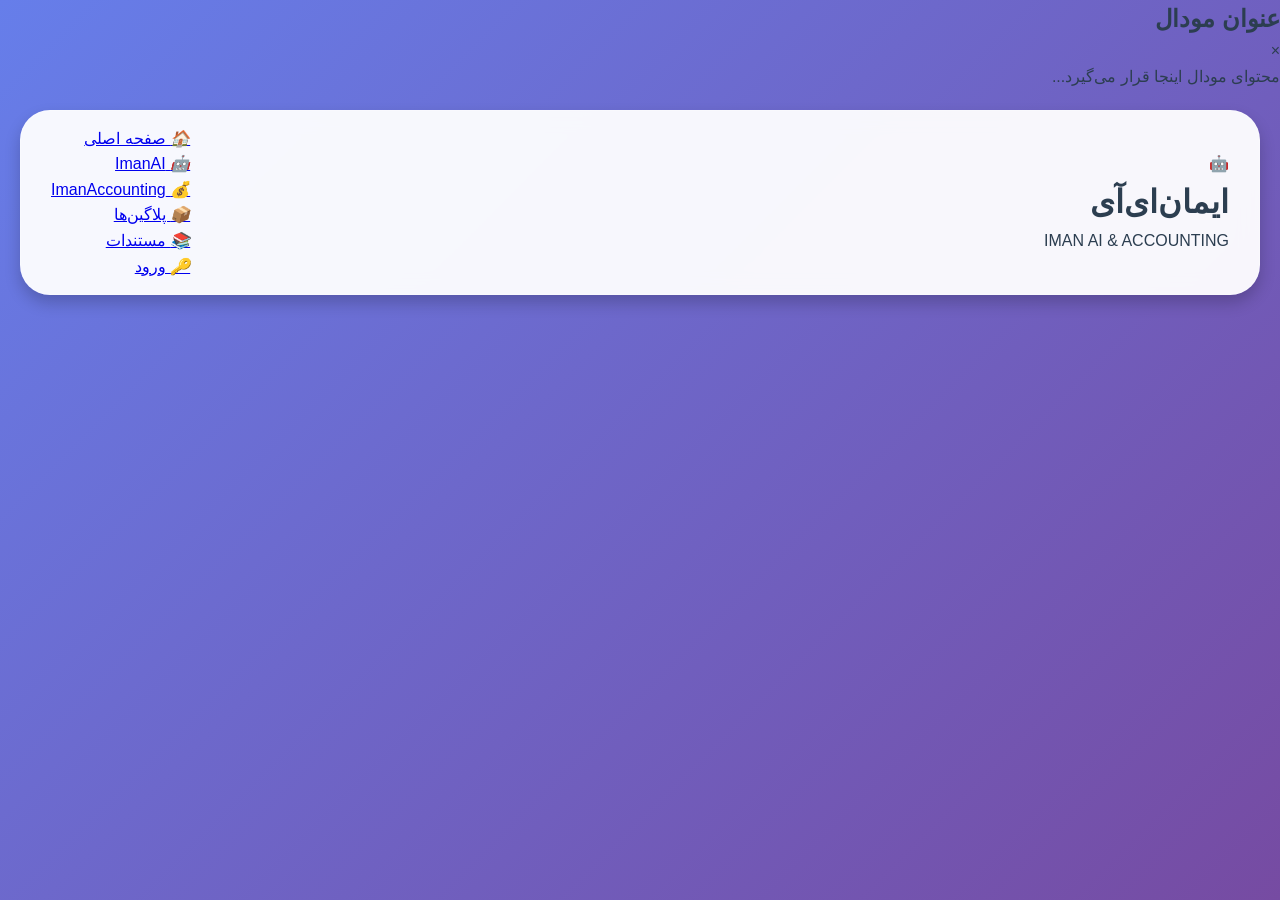
<file: docs/Index.html>
<!DOCTYPE html>
<html lang="fa" dir="rtl">
<head>
    <meta charset="UTF-8">
    <meta name="viewport" content="width=device-width, initial-scale=1.0">
    <title>ایمان‌ای‌آی - هوش مصنوعی و حسابداری</title>
    <style>
        /* ==================== فونت‌های حرفه‌ای ==================== */
        @font-face {
            font-family: 'Vazir';
            src: url('https://cdn.fontcdn.ir/Font/Persian/Vazir/Vazir.woff2') format('woff2');
            font-weight: normal;
        }

        @font-face {
            font-family: 'Vazir';
            src: url('https://cdn.fontcdn.ir/Font/Persian/Vazir/Vazir-Bold.woff2') format('woff2');
            font-weight: bold;
        }

        /* ==================== متغیرهای پیشرفته ==================== */
        :root {
            --primary: #4A90E2;
            --primary-dark: #2171c7;
            --primary-light: #a2c6f5;
            --secondary: #9013FE;
            --secondary-dark: #6b0fbd;
            --accent: #F5A623;
            --accent-dark: #d48c0c;
            --success: #7ED321;
            --danger: #D0021B;
            --dark: #2C3E50;
            --dark-light: #34495e;
            --light: #F8F9FA;
            --gray: #6c757d;
            --gray-light: #e9ecef;
            
            --gradient-primary: linear-gradient(135deg, var(--primary), var(--secondary));
            --gradient-dark: linear-gradient(135deg, var(--dark), #1a252f);
            --gradient-success: linear-gradient(135deg, var(--success), #45a049);
            --gradient-accent: linear-gradient(135deg, var(--accent), #e67e22);
            
            --shadow-sm: 0 2px 4px rgba(0,0,0,0.1);
            --shadow-md: 0 4px 8px rgba(0,0,0,0.15);
            --shadow-lg: 0 8px 16px rgba(0,0,0,0.2);
            --shadow-xl: 0 12px 24px rgba(0,0,0,0.25);
            
            --border-radius-sm: 8px;
            --border-radius-md: 12px;
            --border-radius-lg: 20px;
            --border-radius-xl: 30px;
            
            --transition: all 0.3s cubic-bezier(0.4, 0, 0.2, 1);
        }

        /* ==================== استایل پایه ==================== */
        * {
            margin: 0;
            padding: 0;
            box-sizing: border-box;
        }

        body {
            font-family: 'Vazir', sans-serif;
            background: linear-gradient(135deg, #667eea 0%, #764ba2 100%);
            color: var(--dark);
            line-height: 1.6;
            min-height: 100vh;
            position: relative;
            overflow-x: hidden;
        }

        /* پس‌زمینه متحرک */
        .bg-animation {
            position: fixed;
            top: 0;
            left: 0;
            width: 100%;
            height: 100%;
            z-index: -1;
            overflow: hidden;
        }

        .bg-circle {
            position: absolute;
            border-radius: 50%;
            background: rgba(255,255,255,0.05);
            animation: float 20s infinite;
        }

        @keyframes float {
            0%, 100% { transform: translateY(0) rotate(0deg); }
            50% { transform: translateY(-20px) rotate(180deg); }
        }

        .container {
            max-width: 1400px;
            margin: 0 auto;
            padding: 20px;
            position: relative;
            z-index: 1;
        }

        /* ==================== هدر پیشرفته ==================== */
        .header {
            background: rgba(255,255,255,0.95);
            backdrop-filter: blur(10px);
            border-radius: var(--border-radius-xl);
            padding: 15px 30px;
            margin-bottom: 30px;
            box-shadow: var(--shadow-lg);
            position: sticky;
            top: 20px;
            z-index: 1000;
            border: 1px solid rgba(255,255,255,0.2);
        }

        .header-content {
            display: flex;
            justify-content: space-between;
            align-items: center;
            flex-wrap: wrap;
            gap: 20px;
        }
/* ==================== ریسپانسیو ==================== */
        @media (max-width: 1024px) {
            .hero h1 {
                font-size: 42px;
            }
            
            .timeline::before {
                right: 30px;
            }
            
            .timeline-item {
                width: 100%;
                right: 0 !important;
                padding-right: 70px;
            }
            
            .timeline-dot {
                right: 18px !important;
                left: auto !important;
            }
        }

        @media (max-width: 768px) {
            .header-content {
                flex-direction: column;
            }
            
            .hero h1 {
                font-size: 32px;
            }
            
            .hero p {
                font-size: 16px;
            }
            
            .hero-stats {
                flex-direction: column;
                gap: 20px;
            }
            
            .pricing-card.popular {
                transform: scale(1);
            }
            
            .btn-group {
                flex-direction: column;
            }
            
            .btn-group .btn {
                width: 100%;
            }
        }
    </style>
</head>
<body>
    <!-- پس‌زمینه متحرک -->
    <div class="bg-animation" id="bgAnimation"></div>

    <!-- لودینگ -->
    <div class="loading" id="loading">
        <div class="spinner"></div>
    </div>

    <!-- نوتیفیکیشن -->
    <div class="notification" id="notification" style="display: none;"></div>

    <!-- مودال -->
    <div class="modal" id="modal">
        <div class="modal-content">
            <div class="modal-header">
                <h2 id="modalTitle">عنوان مودال</h2>
                <span class="modal-close" onclick="closeModal()">&times;</span>
            </div>
            <div id="modalBody">
                <p>محتوای مودال اینجا قرار می‌گیرد...</p>
            </div>
        </div>
    </div>

    <div class="container">
        <!-- ==================== هدر ==================== -->
        <header class="header">
            <div class="header-content">
                <div class="logo">
                    <div class="logo-3d">🤖</div>
                    <div class="logo-text">
                        <h1>ایمان‌ای‌آی</h1>
                        <p>IMAN AI & ACCOUNTING</p>
                    </div>
                </div>
                
                <nav class="nav-menu" id="navMenu">
                    <div class="nav-item">
                        <a href="#" class="nav-link active" onclick="changePage('home')">
                            <i>🏠</i> صفحه اصلی
                        </a>
                    </div>
                    <div class="nav-item">
                        <a href="#" class="nav-link" onclick="changePage('imanai')">
                            <i>🤖</i> ImanAI
                        </a>
                    </div>
                    <div class="nav-item">
                        <a href="#" class="nav-link" onclick="changePage('accounting')">
                            <i>💰</i> ImanAccounting
                        </a>
                    </div>
                    <div class="nav-item">
                        <a href="#" class="nav-link" onclick="changePage('plugins')">
                            <i>📦</i> پلاگین‌ها
                        </a>
                    </div>
                    <div class="nav-item">
                        <a href="#" class="nav-link" onclick="changePage('docs')">
                            <i>📚</i> مستندات
                        </a>
                    </div>
                    <div class="nav-item">
                        <a href="#" class="nav-link" onclick="changePage('login')">
                            <i>🔑</i> ورود
                        </a>
                    </div>
                </nav>
            </div>
        </header>
</file>
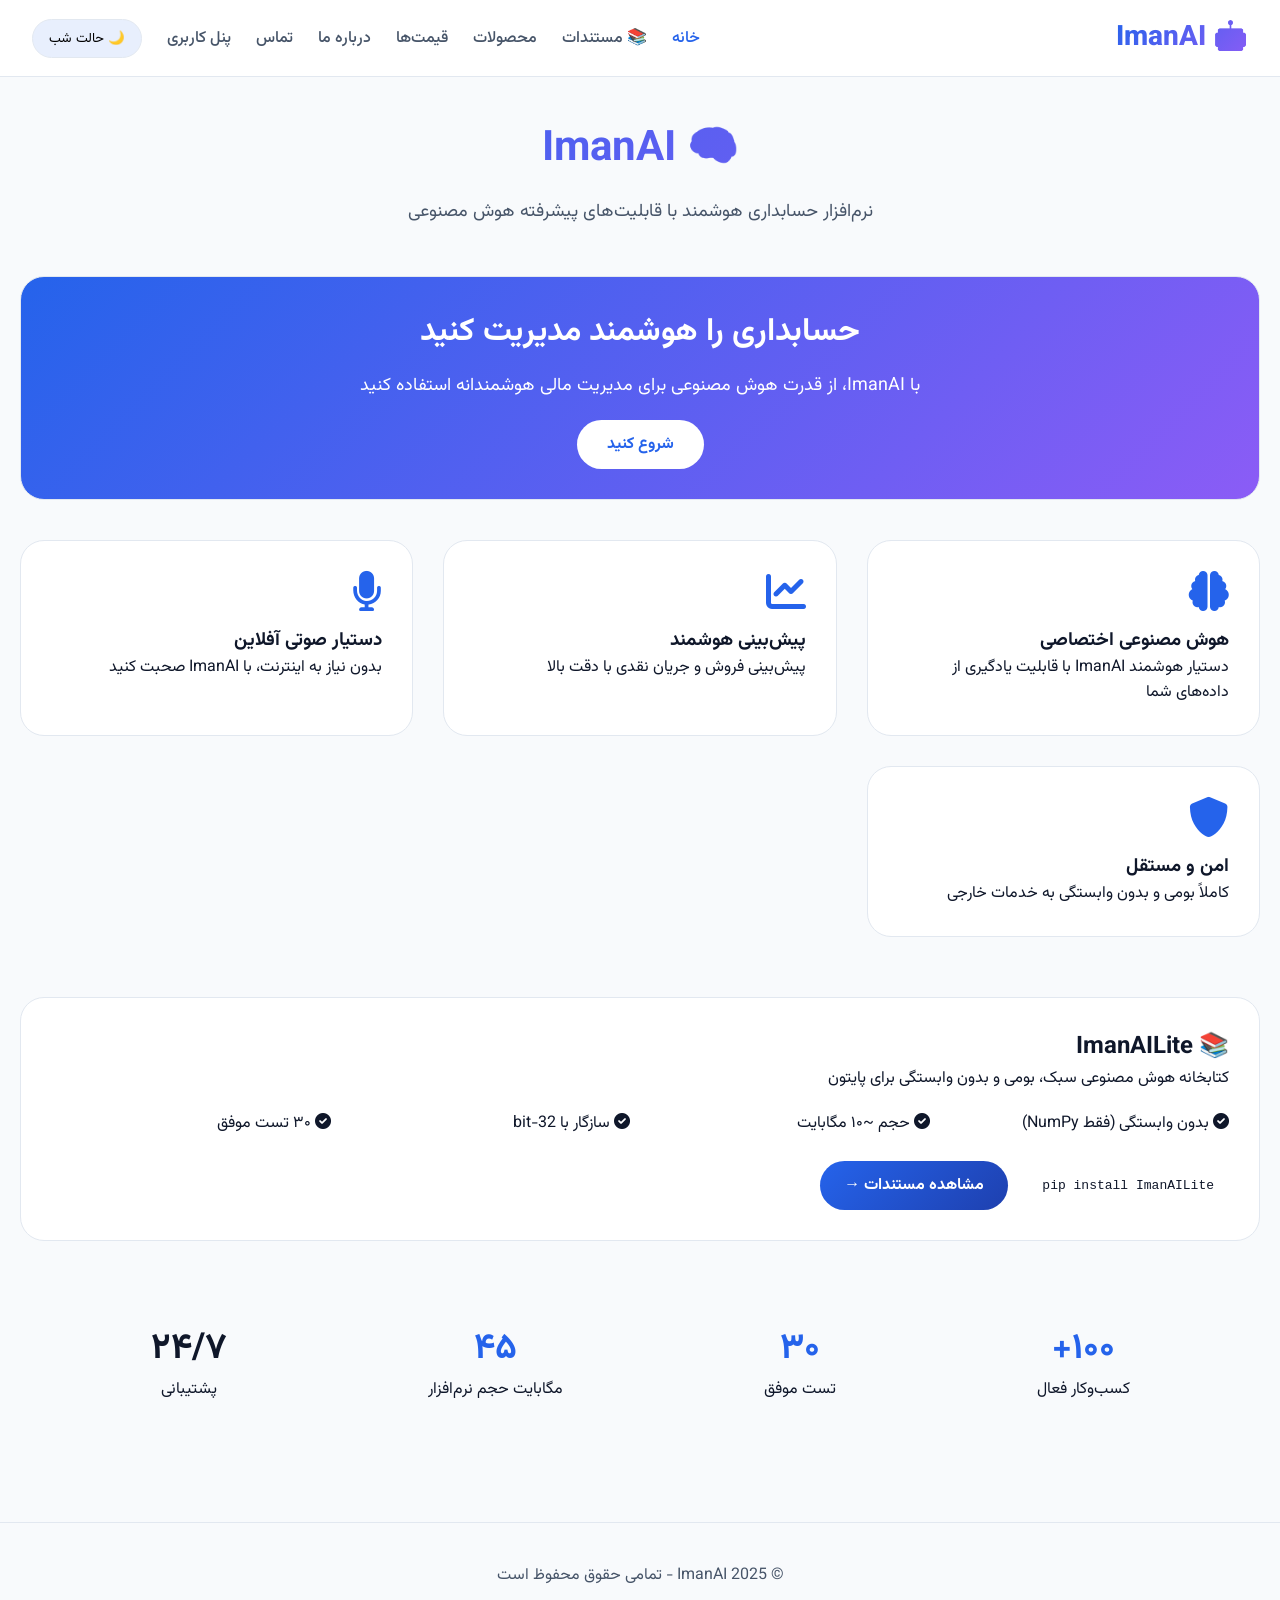
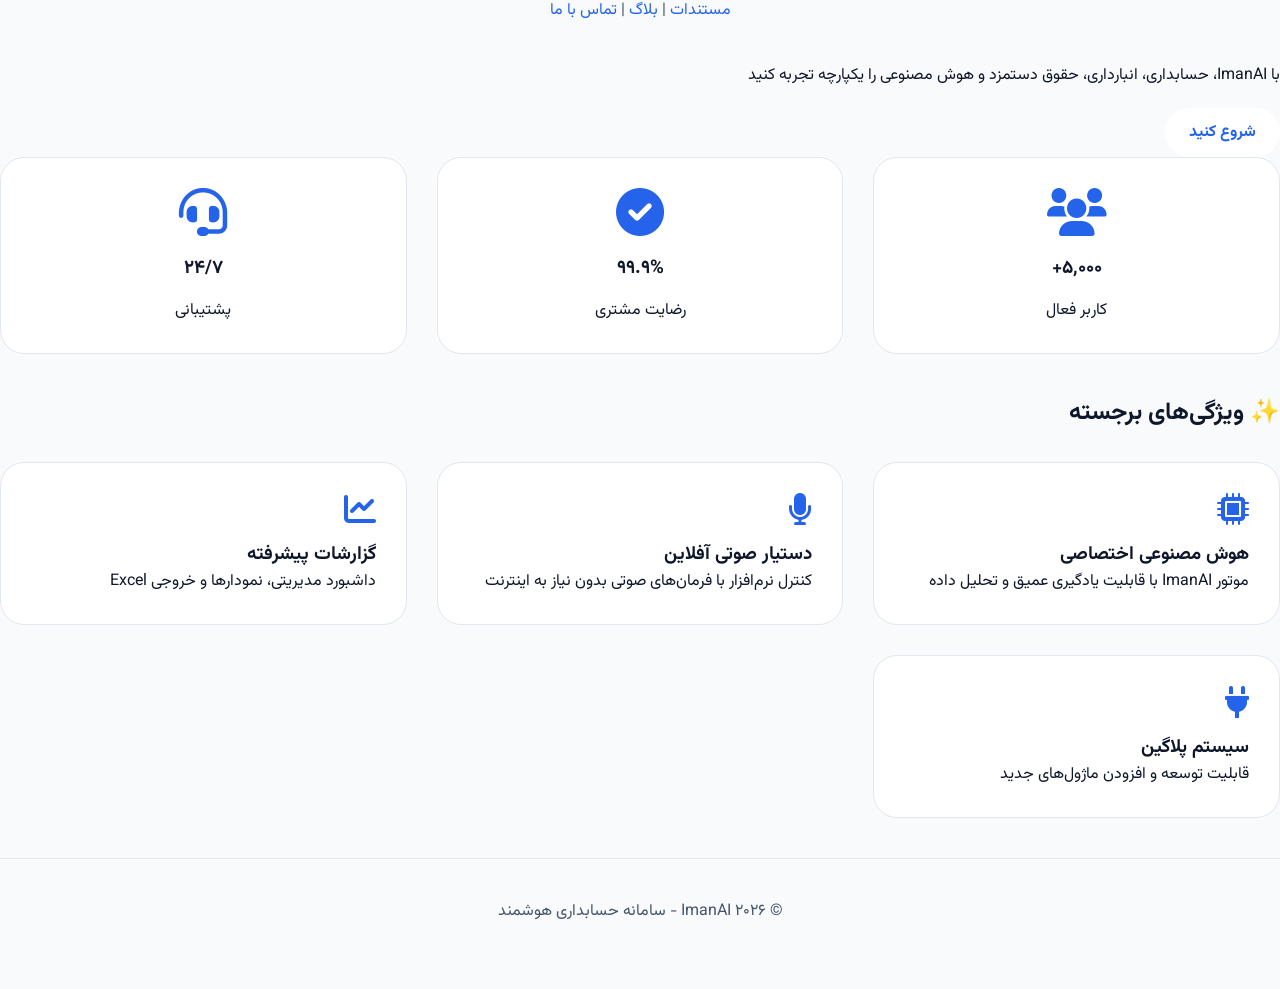
<file: docs/index.html>
<!DOCTYPE html>
<html lang="fa" dir="rtl">
<head>
    <meta charset="UTF-8">
    <meta name="viewport" content="width=device-width, initial-scale=1.0">
    <meta name="google-site-verification" content="9Iz6S55iJ5nkeBW_sdIsZpkdApgTqbzztf6X-VuUXo0" />
    <title>ImanAI | خانه</title>
    <link href="https://fonts.googleapis.com/css2?family=Vazirmatn:wght@300;400;500;700;900&display=swap" rel="stylesheet">
    <link rel="stylesheet" href="https://cdnjs.cloudflare.com/ajax/libs/font-awesome/6.0.0/css/all.min.css">
    <link rel="stylesheet" href="style.css">
</head>
<body>

<div class="navbar">
    <div class="nav-container">
        <a href="index.html" class="logo">🤖 ImanAI</a>
        <div class="nav-links">
            <a href="index.html" class="active">خانه</a>
            <a href="docs.html">📚 مستندات</a>
            <a href="products.html">محصولات</a>
            <a href="pricing.html">قیمت‌ها</a>
            <a href="about.html">درباره ما</a>
            <a href="contact.html">تماس</a>
            <a href="dashboard.html">پنل کاربری</a>
            <button class="theme-toggle" onclick="toggleTheme()">🌙 حالت شب</button>
        </div>
    </div>
</div>

<div class="container">
    <div class="page-header">
        <h1>🧠 ImanAI</h1>
        <p>نرم‌افزار حسابداری هوشمند با قابلیت‌های پیشرفته هوش مصنوعی</p>
    </div>

    <!-- بنر -->
    <div class="card" style="text-align: center; background: linear-gradient(135deg, var(--primary), var(--purple)); color: white; margin-bottom: 40px;">
        <h2 style="font-size: 32px; margin-bottom: 15px;">حسابداری را هوشمند مدیریت کنید</h2>
        <p style="font-size: 18px; margin-bottom: 20px;">با ImanAI، از قدرت هوش مصنوعی برای مدیریت مالی هوشمندانه استفاده کنید</p>
        <a href="products.html" style="display: inline-block; background: white; color: var(--primary); padding: 12px 30px; border-radius: 30px; text-decoration: none; font-weight: bold;">شروع کنید</a>
    </div>

    <!-- ویژگی‌ها -->
    <div style="display: grid; grid-template-columns: repeat(auto-fit, minmax(300px, 1fr)); gap: 30px; margin-bottom: 60px;">
        <div class="card">
            <i class="fas fa-brain" style="font-size: 40px; color: var(--primary); margin-bottom: 15px;"></i>
            <h3>هوش مصنوعی اختصاصی</h3>
            <p>دستیار هوشمند ImanAI با قابلیت یادگیری از داده‌های شما</p>
        </div>
        <div class="card">
            <i class="fas fa-chart-line" style="font-size: 40px; color: var(--primary); margin-bottom: 15px;"></i>
            <h3>پیش‌بینی هوشمند</h3>
            <p>پیش‌بینی فروش و جریان نقدی با دقت بالا</p>
        </div>
        <div class="card">
            <i class="fas fa-microphone" style="font-size: 40px; color: var(--primary); margin-bottom: 15px;"></i>
            <h3>دستیار صوتی آفلاین</h3>
            <p>بدون نیاز به اینترنت، با ImanAI صحبت کنید</p>
        </div>
        <div class="card">
            <i class="fas fa-shield-alt" style="font-size: 40px; color: var(--primary); margin-bottom: 15px;"></i>
            <h3>امن و مستقل</h3>
            <p>کاملاً بومی و بدون وابستگی به خدمات خارجی</p>
        </div>
    </div>

    <!-- ImanAILite -->
    <div class="card" style="margin-bottom: 40px;">
        <h2>📚 ImanAILite</h2>
        <p style="margin-bottom: 15px;">کتابخانه هوش مصنوعی سبک، بومی و بدون وابستگی برای پایتون</p>
        <div class="features-grid" style="display: flex; flex-wrap: wrap; gap: 20px; margin-top: 20px;">
            <div style="flex: 1; min-width: 200px;">
                <i class="fas fa-check-circle" style="color: var(--secondary);"></i> بدون وابستگی (فقط NumPy)
            </div>
            <div style="flex: 1; min-width: 200px;">
                <i class="fas fa-check-circle" style="color: var(--secondary);"></i> حجم ~۱۰ مگابایت
            </div>
            <div style="flex: 1; min-width: 200px;">
                <i class="fas fa-check-circle" style="color: var(--secondary);"></i> سازگار با 32-bit
            </div>
            <div style="flex: 1; min-width: 200px;">
                <i class="fas fa-check-circle" style="color: var(--secondary);"></i> ۳۰ تست موفق
            </div>
        </div>
        <div style="margin-top: 25px;">
            <code style="background: var(--bg); padding: 10px 15px; border-radius: 8px; display: inline-block;">pip install ImanAILite</code>
            <a href="docs.html" class="btn" style="margin-right: 15px;">مشاهده مستندات →</a>
        </div>
    </div>

    <!-- آمار -->
    <div style="display: flex; justify-content: space-around; flex-wrap: wrap; gap: 20px; background: var(--surface); border-radius: 20px; padding: 40px; text-align: center;">
        <div>
            <h2 style="font-size: 36px; color: var(--primary);">۱۰۰+</h2>
            <p>کسب‌وکار فعال</p>
        </div>
        <div>
            <h2 style="font-size: 36px; color: var(--primary);">۳۰</h2>
            <p>تست موفق</p>
        </div>
        <div>
            <h2 style="font-size: 36px; color: var(--primary);">۴۵</h2>
            <p>مگابایت حجم نرم‌افزار</p>
        </div>
        <div>
            <h2 style="font-size: 36px; color: var(--primary));">۲۴/۷</h2>
            <p>پشتیبانی</p>
        </div>
    </div>
</div>

<div class="footer">
    <p>© 2025 ImanAI - تمامی حقوق محفوظ است</p>
    <p style="margin-top: 10px;">
        <a href="docs.html" style="color: var(--primary); text-decoration: none;">مستندات</a> |
        <a href="#" style="color: var(--primary); text-decoration: none;">بلاگ</a> |
        <a href="contact.html" style="color: var(--primary); text-decoration: none;">تماس با ما</a>
    </p>
</div>

<script>
    function toggleTheme() {
        document.body.classList.toggle('dark-mode');
    }
</script>

</body>
    </html>        <p style="margin-bottom: 20px;">با ImanAI، حسابداری، انبارداری، حقوق دستمزد و هوش مصنوعی را یکپارچه تجربه کنید</p>
        <a href="pricing.html" class="btn" style="background: white; color: var(--primary);">شروع کنید</a>
    </div>

    <!-- آمار -->
    <div class="grid">
        <div class="card" style="text-align: center;">
            <i class="fas fa-users" style="font-size: 48px; color: var(--primary);"></i>
            <h3 style="margin: 15px 0;">۵,۰۰۰+</h3>
            <p>کاربر فعال</p>
        </div>
        <div class="card" style="text-align: center;">
            <i class="fas fa-check-circle" style="font-size: 48px; color: var(--primary);"></i>
            <h3 style="margin: 15px 0;">۹۹.۹%</h3>
            <p>رضایت مشتری</p>
        </div>
        <div class="card" style="text-align: center;">
            <i class="fas fa-headset" style="font-size: 48px; color: var(--primary);"></i>
            <h3 style="margin: 15px 0;">۲۴/۷</h3>
            <p>پشتیبانی</p>
        </div>
    </div>

    <!-- ویژگی‌ها -->
    <h2 style="margin-bottom: 30px;">✨ ویژگی‌های برجسته</h2>
    <div class="grid">
        <div class="card">
            <i class="fas fa-microchip" style="font-size: 32px; color: var(--primary); margin-bottom: 15px;"></i>
            <h3>هوش مصنوعی اختصاصی</h3>
            <p>موتور ImanAI با قابلیت یادگیری عمیق و تحلیل داده</p>
        </div>
        <div class="card">
            <i class="fas fa-microphone" style="font-size: 32px; color: var(--primary); margin-bottom: 15px;"></i>
            <h3>دستیار صوتی آفلاین</h3>
            <p>کنترل نرم‌افزار با فرمان‌های صوتی بدون نیاز به اینترنت</p>
        </div>
        <div class="card">
            <i class="fas fa-chart-line" style="font-size: 32px; color: var(--primary); margin-bottom: 15px;"></i>
            <h3>گزارشات پیشرفته</h3>
            <p>داشبورد مدیریتی، نمودارها و خروجی Excel</p>
        </div>
        <div class="card">
            <i class="fas fa-plug" style="font-size: 32px; color: var(--primary); margin-bottom: 15px;"></i>
            <h3>سیستم پلاگین</h3>
            <p>قابلیت توسعه و افزودن ماژول‌های جدید</p>
        </div>
    </div>
</div>

<div class="footer">
    <p>© ۲۰۲۶ ImanAI - سامانه حسابداری هوشمند</p>
</div>

<script src="imanai-client.js"></script>
<script>
    function toggleTheme() {
        document.body.classList.toggle('dark');
        localStorage.setItem('theme', document.body.classList.contains('dark') ? 'dark' : 'light');
        const btn = document.querySelector('.theme-toggle');
        if (btn) btn.innerHTML = document.body.classList.contains('dark') ? '☀️ حالت روز' : '🌙 حالت شب';
    }
    if (localStorage.getItem('theme') === 'dark') {
        document.body.classList.add('dark');
        const btn = document.querySelector('.theme-toggle');
        if (btn) btn.innerHTML = '☀️ حالت روز';
    }
</script>
</body>
</html>

‌
</file>
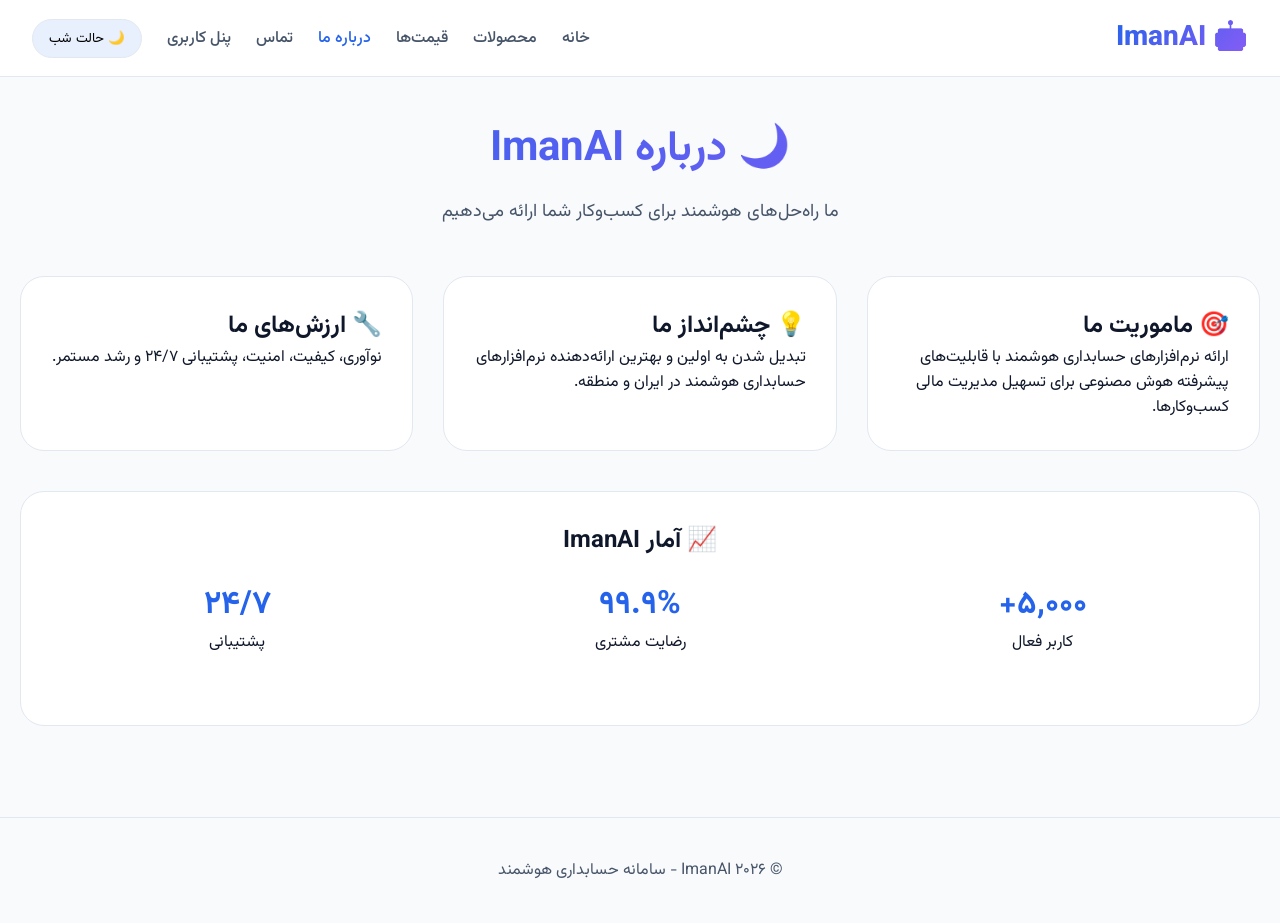
<file: docs/about.html>
<!DOCTYPE html>
<html lang="fa" dir="rtl">
<head>
    <meta charset="UTF-8">
    <meta name="viewport" content="width=device-width, initial-scale=1.0">
    <title>ImanAI | درباره ما</title>
    <link href="https://fonts.googleapis.com/css2?family=Vazirmatn:wght@300;400;500;700;900&display=swap" rel="stylesheet">
    <link rel="stylesheet" href="https://cdnjs.cloudflare.com/ajax/libs/font-awesome/6.0.0/css/all.min.css">
    <link rel="stylesheet" href="style.css">
</head>
<body>

<div class="navbar">
    <div class="nav-container">
        <a href="index.html" class="logo">🤖 ImanAI</a>
        <div class="nav-links">
            <a href="index.html">خانه</a>
            <a href="products.html">محصولات</a>
            <a href="pricing.html">قیمت‌ها</a>
            <a href="about.html" class="active">درباره ما</a>
            <a href="contact.html">تماس</a>
            <a href="dashboard.html">پنل کاربری</a>
            <button class="theme-toggle" onclick="toggleTheme()">🌙 حالت شب</button>
        </div>
    </div>
</div>

<div class="container">
    <div class="page-header">
        <h1>🌙 درباره ImanAI</h1>
        <p>ما راه‌حل‌های هوشمند برای کسب‌وکار شما ارائه می‌دهیم</p>
    </div>

    <div class="grid">
        <div class="card">
            <h2>🎯 ماموریت ما</h2>
            <p>ارائه نرم‌افزارهای حسابداری هوشمند با قابلیت‌های پیشرفته هوش مصنوعی برای تسهیل مدیریت مالی کسب‌وکارها.</p>
        </div>
        <div class="card">
            <h2>💡 چشم‌انداز ما</h2>
            <p>تبدیل شدن به اولین و بهترین ارائه‌دهنده نرم‌افزارهای حسابداری هوشمند در ایران و منطقه.</p>
        </div>
        <div class="card">
            <h2>🔧 ارزش‌های ما</h2>
            <p>نوآوری، کیفیت، امنیت، پشتیبانی ۲۴/۷ و رشد مستمر.</p>
        </div>
    </div>

    <div class="card" style="margin-top: 20px;">
        <h2 style="text-align: center;">📈 آمار ImanAI</h2>
        <div class="grid" style="grid-template-columns: repeat(3, 1fr); text-align: center; margin-top: 20px;">
            <div>
                <h3 style="font-size: 32px; color: var(--primary);">۵,۰۰۰+</h3>
                <p>کاربر فعال</p>
            </div>
            <div>
                <h3 style="font-size: 32px; color: var(--primary);">۹۹.۹%</h3>
                <p>رضایت مشتری</p>
            </div>
            <div>
                <h3 style="font-size: 32px; color: var(--primary);">۲۴/۷</h3>
                <p>پشتیبانی</p>
            </div>
        </div>
    </div>
</div>

<div class="footer">
    <p>© ۲۰۲۶ ImanAI - سامانه حسابداری هوشمند</p>
</div>

<script src="imanai-client.js"></script>
<script>
    function toggleTheme() {
        document.body.classList.toggle('dark');
        localStorage.setItem('theme', document.body.classList.contains('dark') ? 'dark' : 'light');
        const btn = document.querySelector('.theme-toggle');
        if (btn) btn.innerHTML = document.body.classList.contains('dark') ? '☀️ حالت روز' : '🌙 حالت شب';
    }
    if (localStorage.getItem('theme') === 'dark') {
        document.body.classList.add('dark');
        const btn = document.querySelector('.theme-toggle');
        if (btn) btn.innerHTML = '☀️ حالت روز';
    }
</script>
</body>
</html>
</file>
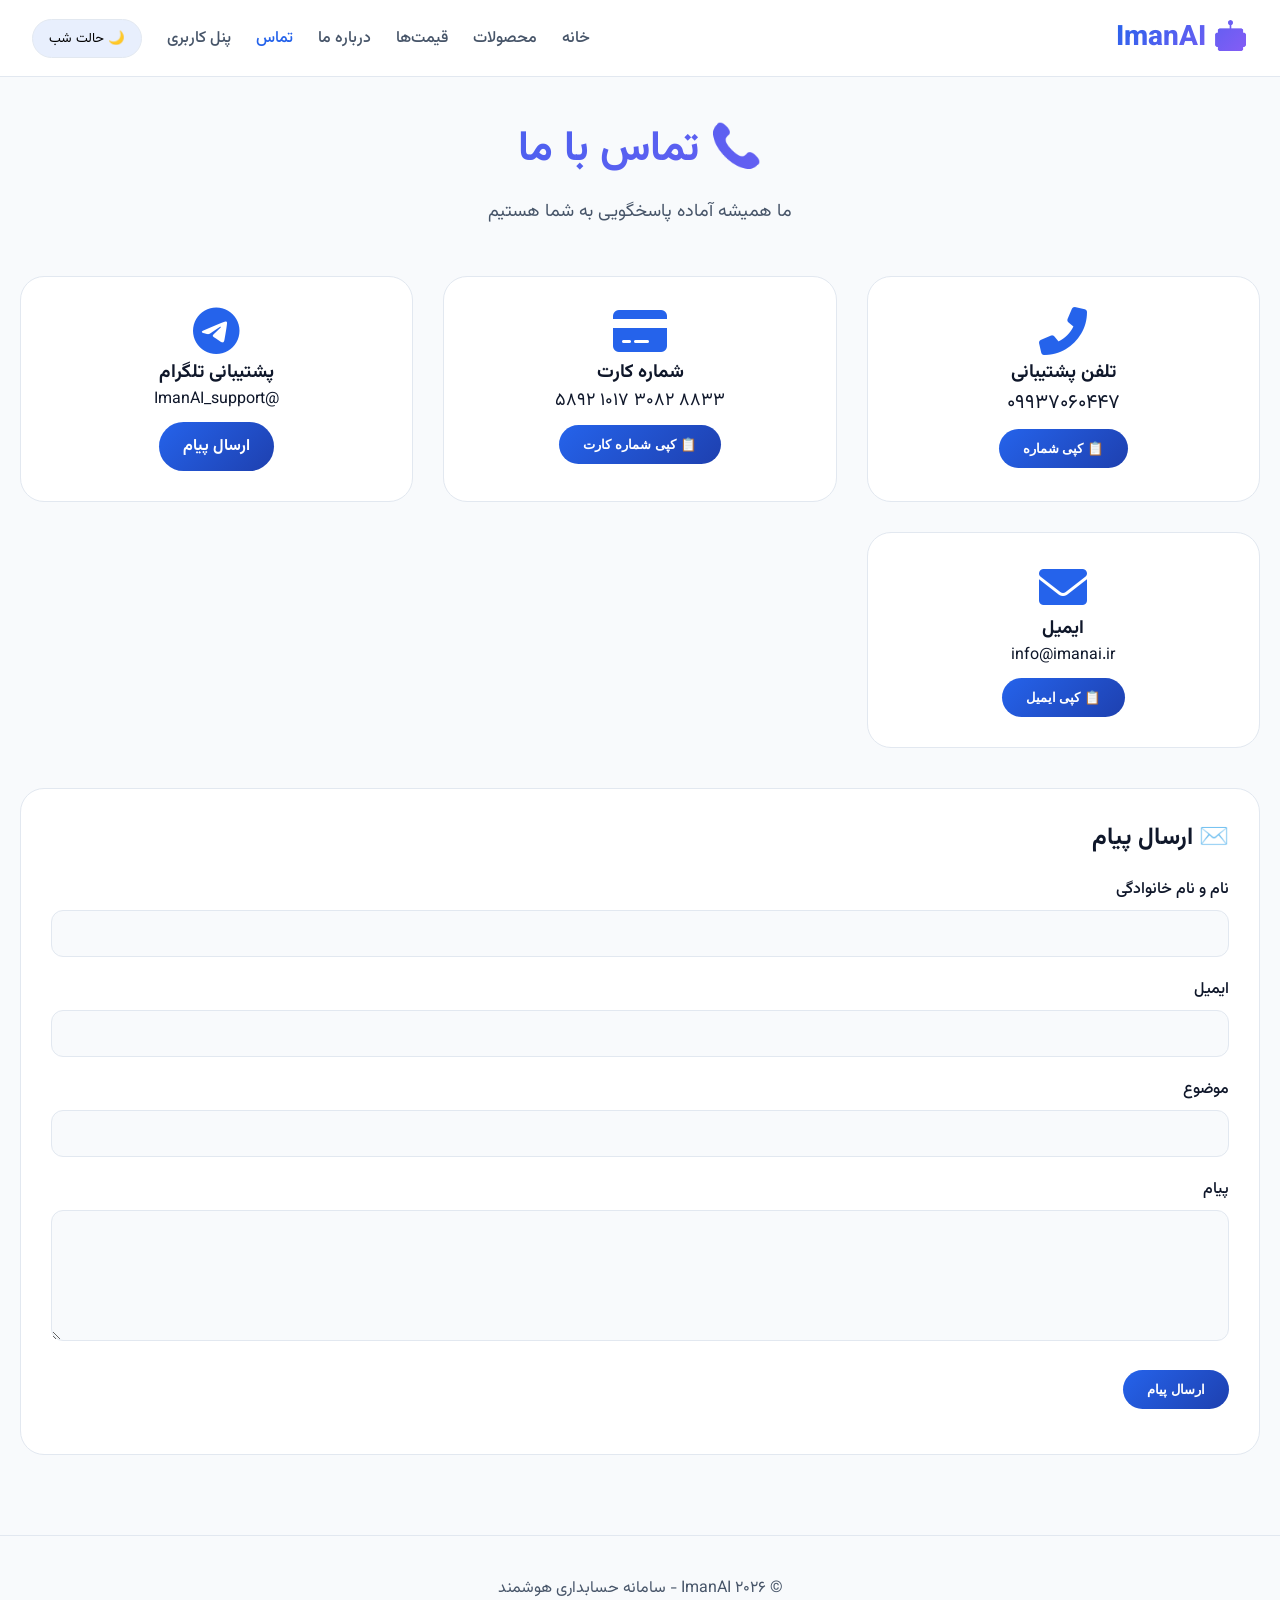
<file: docs/contact.html>
<!DOCTYPE html>
<html lang="fa" dir="rtl">
<head>
    <meta charset="UTF-8">
    <meta name="viewport" content="width=device-width, initial-scale=1.0">
    <title>ImanAI | تماس با ما</title>
    <link href="https://fonts.googleapis.com/css2?family=Vazirmatn:wght@300;400;500;700;900&display=swap" rel="stylesheet">
    <link rel="stylesheet" href="https://cdnjs.cloudflare.com/ajax/libs/font-awesome/6.0.0/css/all.min.css">
    <link rel="stylesheet" href="style.css">
</head>
<body>

<div class="navbar">
    <div class="nav-container">
        <a href="index.html" class="logo">🤖 ImanAI</a>
        <div class="nav-links">
            <a href="index.html">خانه</a>
            <a href="products.html">محصولات</a>
            <a href="pricing.html">قیمت‌ها</a>
            <a href="about.html">درباره ما</a>
            <a href="contact.html" class="active">تماس</a>
            <a href="dashboard.html">پنل کاربری</a>
            <button class="theme-toggle" onclick="toggleTheme()">🌙 حالت شب</button>
        </div>
    </div>
</div>

<div class="container">
    <div class="page-header">
        <h1>📞 تماس با ما</h1>
        <p>ما همیشه آماده پاسخگویی به شما هستیم</p>
    </div>

    <div class="grid" style="grid-template-columns: repeat(auto-fit, minmax(300px, 1fr));">
        <div class="card" style="text-align: center;">
            <i class="fas fa-phone-alt" style="font-size: 48px; color: var(--primary);"></i>
            <h3>تلفن پشتیبانی</h3>
            <p style="font-size: 20px; direction: ltr;">۰۹۹۳۷۰۶۰۴۴۷</p>
            <button class="btn" onclick="copyPhone()" style="margin-top: 10px;">📋 کپی شماره</button>
        </div>
        <div class="card" style="text-align: center;">
            <i class="fas fa-credit-card" style="font-size: 48px; color: var(--primary);"></i>
            <h3>شماره کارت</h3>
            <p style="font-size: 18px; direction: ltr;">۵۸۹۲ ۱۰۱۷ ۳۰۸۲ ۸۸۳۳</p>
            <button class="btn" onclick="copyCard()" style="margin-top: 10px;">📋 کپی شماره کارت</button>
        </div>
        <div class="card" style="text-align: center;">
            <i class="fab fa-telegram" style="font-size: 48px; color: var(--primary);"></i>
            <h3>پشتیبانی تلگرام</h3>
            <p>@ImanAI_support</p>
            <a href="https://t.me/ImanAI_support" target="_blank" class="btn" style="display: inline-block; margin-top: 10px;">ارسال پیام</a>
        </div>
        <div class="card" style="text-align: center;">
            <i class="fas fa-envelope" style="font-size: 48px; color: var(--primary);"></i>
            <h3>ایمیل</h3>
            <p>info@imanai.ir</p>
            <button class="btn" onclick="copyEmail()" style="margin-top: 10px;">📋 کپی ایمیل</button>
        </div>
    </div>

    <!-- فرم تماس -->
    <div class="card" style="margin-top: 20px;">
        <h2 style="margin-bottom: 20px;">✉️ ارسال پیام</h2>
        <form id="contactForm" onsubmit="sendMessage(event)">
            <div class="form-group">
                <label>نام و نام خانوادگی</label>
                <input type="text" id="name" required>
            </div>
            <div class="form-group">
                <label>ایمیل</label>
                <input type="email" id="email" required>
            </div>
            <div class="form-group">
                <label>موضوع</label>
                <input type="text" id="subject" required>
            </div>
            <div class="form-group">
                <label>پیام</label>
                <textarea id="message" rows="5" required></textarea>
            </div>
            <button type="submit" class="btn">ارسال پیام</button>
        </form>
        <div id="formResult" style="margin-top: 15px;"></div>
    </div>
</div>

<div class="footer">
    <p>© ۲۰۲۶ ImanAI - سامانه حسابداری هوشمند</p>
</div>

<script src="imanai-client.js"></script>
<script>
    function copyCard() {
        navigator.clipboard.writeText('5892101730828833');
        alert('✅ شماره کارت کپی شد!');
    }
    function copyPhone() {
        navigator.clipboard.writeText('09937060447');
        alert('✅ شماره تماس کپی شد!');
    }
    function copyEmail() {
        navigator.clipboard.writeText('info@imanai.ir');
        alert('✅ ایمیل کپی شد!');
    }

    function sendMessage(e) {
        e.preventDefault();
        const name = document.getElementById('name').value;
        const email = document.getElementById('email').value;
        const subject = document.getElementById('subject').value;
        const message = document.getElementById('message').value;
        
        document.getElementById('formResult').innerHTML = '<div class="alert alert-success">✅ پیام شما با موفقیت ارسال شد. به زودی با شما تماس می‌گیریم.</div>';
        document.getElementById('contactForm').reset();
        
        setTimeout(() => {
            document.getElementById('formResult').innerHTML = '';
        }, 5000);
    }

    function toggleTheme() {
        document.body.classList.toggle('dark');
        localStorage.setItem('theme', document.body.classList.contains('dark') ? 'dark' : 'light');
        const btn = document.querySelector('.theme-toggle');
        if (btn) btn.innerHTML = document.body.classList.contains('dark') ? '☀️ حالت روز' : '🌙 حالت شب';
    }
    if (localStorage.getItem('theme') === 'dark') {
        document.body.classList.add('dark');
        const btn = document.querySelector('.theme-toggle');
        if (btn) btn.innerHTML = '☀️ حالت روز';
    }
</script>
</body>
</html>
</file>
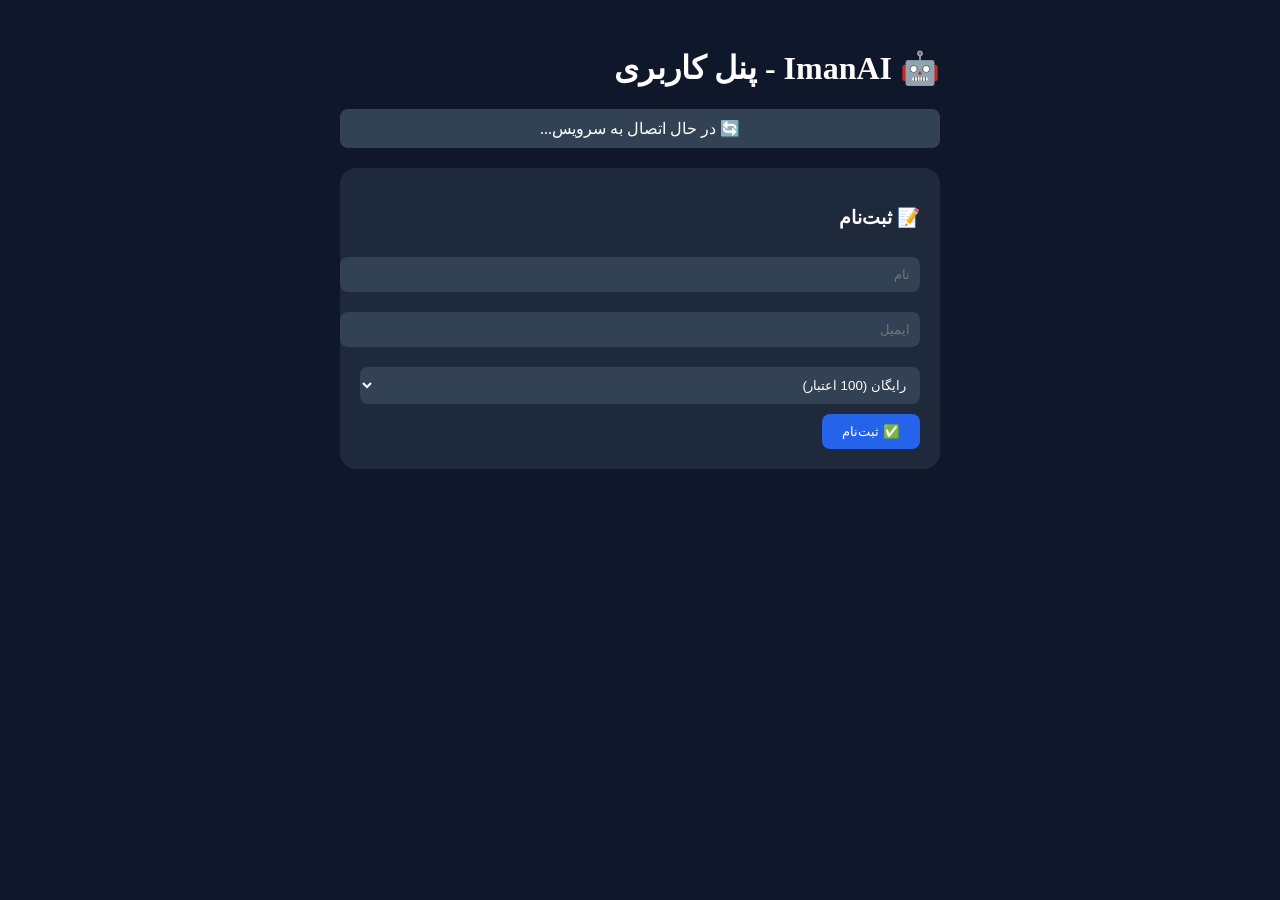
<file: docs/dashboard.html>
<!DOCTYPE html>
<html lang="fa" dir="rtl">
<head>
    <meta charset="UTF-8">
    <title>ImanAI | پنل کاربری</title>
    <style>
        body { font-family: Tahoma; background: #0f172a; color: white; padding: 20px; }
        .card { background: #1e293b; padding: 20px; border-radius: 16px; margin-bottom: 20px; }
        input, select { width: 100%; padding: 10px; margin: 10px 0; border-radius: 8px; border: none; background: #334155; color: white; }
        button { background: #2563eb; color: white; padding: 10px 20px; border: none; border-radius: 8px; cursor: pointer; }
        .result { margin-top: 10px; padding: 10px; border-radius: 8px; }
        .success { background: #10b981; }
        .error { background: #ef4444; }
        #chatMessages { height: 300px; overflow-y: auto; background: #0f172a; padding: 10px; border-radius: 8px; margin-bottom: 10px; }
    </style>
</head>
<body>

<div style="max-width: 600px; margin: 0 auto;">
    <h1>🤖 ImanAI - پنل کاربری</h1>
    
    <!-- وضعیت API -->
    <div id="apiStatus" style="background: #334155; padding: 10px; border-radius: 8px; margin-bottom: 20px; text-align: center;">
        🔄 در حال اتصال به سرویس...
    </div>

    <div id="registerBox" class="card">
        <h3>📝 ثبت‌نام</h3>
        <input type="text" id="name" placeholder="نام">
        <input type="email" id="email" placeholder="ایمیل">
        <select id="plan">
            <option value="free">رایگان (100 اعتبار)</option>
            <option value="basic">پایه (500 اعتبار)</option>
            <option value="pro">حرفه‌ای (2000 اعتبار)</option>
        </select>
        <button onclick="register()">✅ ثبت‌نام</button>
        <div id="registerResult"></div>
    </div>

    <div id="dashboardBox" class="card" style="display: none;">
        <h3>🔑 API Key شما</h3>
        <p id="apiKeyDisplay" style="font-family: monospace; word-break: break-all; background: #0f172a; padding: 10px; border-radius: 8px;"></p>
        <button onclick="copyApiKey()">📋 کپی</button>
        
        <h3>💰 اعتبار باقی‌مانده</h3>
        <p id="creditsDisplay" style="font-size: 24px; font-weight: bold; color: #10b981;">0</p>
        <p>پلن: <span id="planDisplay">-</span></p>
        
        <h3>💬 چت با ImanAI</h3>
        <div id="chatMessages">
            <div>🤖 سلام! من ImanAI هستم. سوال خود را بپرسید.</div>
        </div>
        <input type="text" id="chatInput" placeholder="سوال خود را بپرسید...">
        <button onclick="sendChat()">ارسال</button>
        
        <button onclick="logout()" style="background: #ef4444; margin-top: 20px;">🚪 خروج</button>
    </div>
</div>

<script src="imanai-client.js"></script>
</body>
</html>
</file>
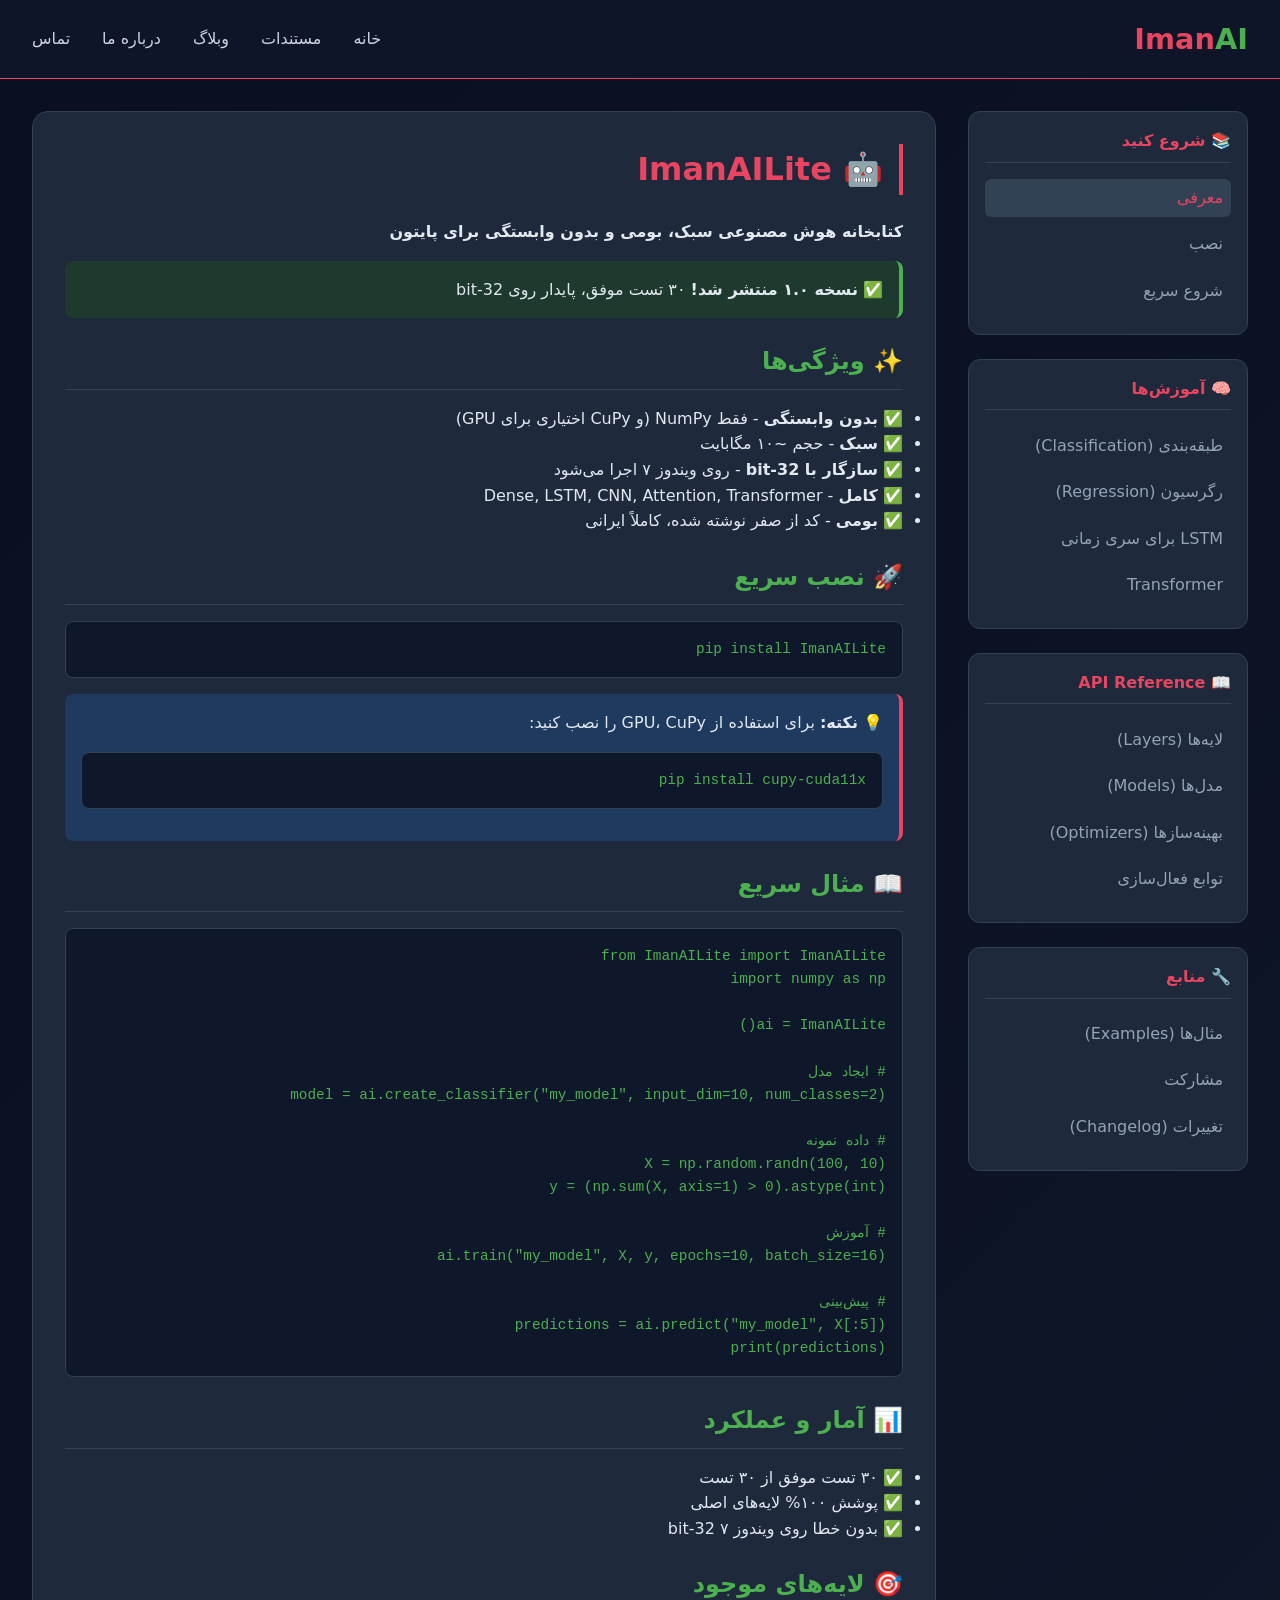
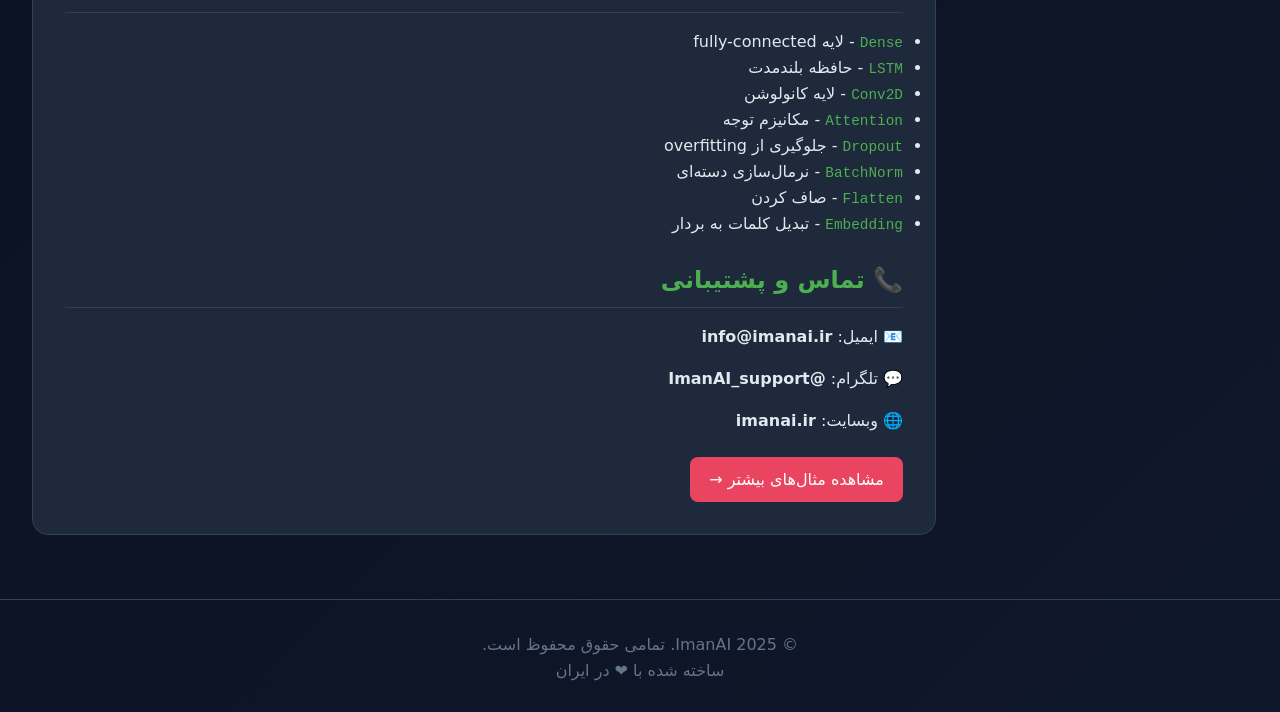
<file: docs/docs.htm>
<!DOCTYPE html>
<html lang="fa" dir="rtl">
<head>
    <meta charset="UTF-8">
    <meta name="viewport" content="width=device-width, initial-scale=1.0">
    <title>مستندات ImanAILite | کتابخانه هوش مصنوعی بومی ایران</title>
    <style>
        * {
            margin: 0;
            padding: 0;
            box-sizing: border-box;
        }

        body {
            font-family: 'Tahoma', 'Segoe UI', system-ui, sans-serif;
            background: linear-gradient(135deg, #0a0f1f 0%, #0f172a 100%);
            color: #e2e8f0;
            line-height: 1.6;
        }

        /* هدر */
        .header {
            background: rgba(15, 23, 42, 0.95);
            backdrop-filter: blur(10px);
            border-bottom: 1px solid #e94560;
            padding: 1rem 2rem;
            position: sticky;
            top: 0;
            z-index: 100;
        }

        .header-content {
            max-width: 1400px;
            margin: 0 auto;
            display: flex;
            justify-content: space-between;
            align-items: center;
            flex-wrap: wrap;
            gap: 1rem;
        }

        .logo {
            font-size: 1.8rem;
            font-weight: bold;
            color: #e94560;
            text-decoration: none;
        }

        .logo span {
            color: #4CAF50;
        }

        .nav {
            display: flex;
            gap: 2rem;
            flex-wrap: wrap;
        }

        .nav a {
            color: #cbd5e1;
            text-decoration: none;
            transition: 0.3s;
            font-weight: 500;
        }

        .nav a:hover {
            color: #e94560;
        }

        /* کانتینر اصلی */
        .container {
            max-width: 1400px;
            margin: 0 auto;
            padding: 2rem;
            display: flex;
            gap: 2rem;
        }

        /* سایدبار */
        .sidebar {
            width: 280px;
            position: sticky;
            top: 100px;
            height: fit-content;
        }

        .sidebar-section {
            background: #1e293b;
            border-radius: 12px;
            padding: 1rem;
            margin-bottom: 1.5rem;
            border: 1px solid #334155;
        }

        .sidebar-title {
            color: #e94560;
            font-weight: bold;
            margin-bottom: 1rem;
            padding-bottom: 0.5rem;
            border-bottom: 1px solid #334155;
        }

        .sidebar-menu {
            list-style: none;
        }

        .sidebar-menu li {
            margin-bottom: 0.5rem;
        }

        .sidebar-menu a {
            color: #94a3b8;
            text-decoration: none;
            display: block;
            padding: 0.4rem 0.5rem;
            border-radius: 6px;
            transition: 0.3s;
        }

        .sidebar-menu a:hover,
        .sidebar-menu a.active {
            background: #334155;
            color: #e94560;
        }

        /* محتوای اصلی */
        .content {
            flex: 1;
            background: #1e293b;
            border-radius: 16px;
            padding: 2rem;
            border: 1px solid #334155;
        }

        .content h1 {
            color: #e94560;
            font-size: 2rem;
            margin-bottom: 1.5rem;
            border-right: 4px solid #e94560;
            padding-right: 1rem;
        }

        .content h2 {
            color: #4CAF50;
            margin: 1.5rem 0 1rem;
            padding-bottom: 0.5rem;
            border-bottom: 1px solid #334155;
        }

        .content h3 {
            color: #e2e8f0;
            margin: 1rem 0;
        }

        .content p {
            margin-bottom: 1rem;
        }

        /* کد بلوک‌ها */
        pre {
            background: #0f172a;
            padding: 1rem;
            border-radius: 8px;
            overflow-x: auto;
            margin: 1rem 0;
            border: 1px solid #334155;
        }

        code {
            font-family: 'Consolas', monospace;
            font-size: 0.9rem;
            color: #4CAF50;
        }

        /* نکات و هشدارها */
        .note {
            background: #1e3a5f;
            border-right: 4px solid #e94560;
            padding: 1rem;
            border-radius: 8px;
            margin: 1rem 0;
        }

        .warning {
            background: #3b2e1e;
            border-right: 4px solid #f59e0b;
            padding: 1rem;
            border-radius: 8px;
            margin: 1rem 0;
        }

        .success {
            background: #1e3a2e;
            border-right: 4px solid #4CAF50;
            padding: 1rem;
            border-radius: 8px;
            margin: 1rem 0;
        }

        /* دکمه‌ها */
        .btn {
            display: inline-block;
            background: #e94560;
            color: white;
            padding: 0.6rem 1.2rem;
            border-radius: 8px;
            text-decoration: none;
            margin-top: 0.5rem;
            transition: 0.3s;
        }

        .btn:hover {
            background: #c62a40;
        }

        /* فوتر */
        .footer {
            text-align: center;
            padding: 2rem;
            border-top: 1px solid #334155;
            margin-top: 2rem;
            color: #64748b;
        }

        /* ریسپانسیو */
        @media (max-width: 768px) {
            .container {
                flex-direction: column;
            }
            .sidebar {
                width: 100%;
                position: static;
            }
            .header-content {
                flex-direction: column;
            }
        }
    </style>
</head>
<body>

    <!-- هدر -->
    <header class="header">
        <div class="header-content">
            <a href="/" class="logo">Iman<span>AI</span></a>
            <nav class="nav">
                <a href="/">خانه</a>
                <a href="/docs">مستندات</a>
                <a href="/blog">وبلاگ</a>
                <a href="/about">درباره ما</a>
                <a href="/contact">تماس</a>
            </nav>
        </div>
    </header>

    <!-- محتوای اصلی -->
    <div class="container">
        <!-- سایدبار -->
        <aside class="sidebar">
            <div class="sidebar-section">
                <div class="sidebar-title">📚 شروع کنید</div>
                <ul class="sidebar-menu">
                    <li><a href="#" class="active">معرفی</a></li>
                    <li><a href="#">نصب</a></li>
                    <li><a href="#">شروع سریع</a></li>
                </ul>
            </div>

            <div class="sidebar-section">
                <div class="sidebar-title">🧠 آموزش‌ها</div>
                <ul class="sidebar-menu">
                    <li><a href="#">طبقه‌بندی (Classification)</a></li>
                    <li><a href="#">رگرسیون (Regression)</a></li>
                    <li><a href="#">LSTM برای سری زمانی</a></li>
                    <li><a href="#">Transformer</a></li>
                </ul>
            </div>

            <div class="sidebar-section">
                <div class="sidebar-title">📖 API Reference</div>
                <ul class="sidebar-menu">
                    <li><a href="#">لایه‌ها (Layers)</a></li>
                    <li><a href="#">مدل‌ها (Models)</a></li>
                    <li><a href="#">بهینه‌سازها (Optimizers)</a></li>
                    <li><a href="#">توابع فعال‌سازی</a></li>
                </ul>
            </div>

            <div class="sidebar-section">
                <div class="sidebar-title">🔧 منابع</div>
                <ul class="sidebar-menu">
                    <li><a href="#">مثال‌ها (Examples)</a></li>
                    <li><a href="#">مشارکت</a></li>
                    <li><a href="#">تغییرات (Changelog)</a></li>
                </ul>
            </div>
        </aside>

        <!-- محتوای اصلی -->
        <main class="content">
            <h1>🤖 ImanAILite</h1>
            <p><strong>کتابخانه هوش مصنوعی سبک، بومی و بدون وابستگی برای پایتون</strong></p>

            <div class="success">
                ✅ <strong>نسخه ۱.۰ منتشر شد!</strong> ۳۰ تست موفق، پایدار روی 32-bit
            </div>

            <h2>✨ ویژگی‌ها</h2>
            <ul>
                <li>✅ <strong>بدون وابستگی</strong> - فقط NumPy (و CuPy اختیاری برای GPU)</li>
                <li>✅ <strong>سبک</strong> - حجم ~۱۰ مگابایت</li>
                <li>✅ <strong>سازگار با 32-bit</strong> - روی ویندوز ۷ اجرا می‌شود</li>
                <li>✅ <strong>کامل</strong> - Dense, LSTM, CNN, Attention, Transformer</li>
                <li>✅ <strong>بومی</strong> - کد از صفر نوشته شده، کاملاً ایرانی</li>
            </ul>

            <h2>🚀 نصب سریع</h2>
            <pre><code>pip install ImanAILite</code></pre>

            <div class="note">
                💡 <strong>نکته:</strong> برای استفاده از GPU، CuPy را نصب کنید:
                <pre><code>pip install cupy-cuda11x</code></pre>
            </div>

            <h2>📖 مثال سریع</h2>
            <pre><code>from ImanAILite import ImanAILite
import numpy as np

ai = ImanAILite()

# ایجاد مدل
model = ai.create_classifier("my_model", input_dim=10, num_classes=2)

# داده نمونه
X = np.random.randn(100, 10)
y = (np.sum(X, axis=1) > 0).astype(int)

# آموزش
ai.train("my_model", X, y, epochs=10, batch_size=16)

# پیش‌بینی
predictions = ai.predict("my_model", X[:5])
print(predictions)</code></pre>

            <h2>📊 آمار و عملکرد</h2>
            <ul>
                <li>✅ ۳۰ تست موفق از ۳۰ تست</li>
                <li>✅ پوشش ۱۰۰% لایه‌های اصلی</li>
                <li>✅ بدون خطا روی ویندوز ۷ 32-bit</li>
            </ul>

            <h2>🎯 لایه‌های موجود</h2>
            <ul>
                <li><code>Dense</code> - لایه fully-connected</li>
                <li><code>LSTM</code> - حافظه بلندمدت</li>
                <li><code>Conv2D</code> - لایه کانولوشن</li>
                <li><code>Attention</code> - مکانیزم توجه</li>
                <li><code>Dropout</code> - جلوگیری از overfitting</li>
                <li><code>BatchNorm</code> - نرمال‌سازی دسته‌ای</li>
                <li><code>Flatten</code> - صاف کردن</li>
                <li><code>Embedding</code> - تبدیل کلمات به بردار</li>
            </ul>

            <h2>📞 تماس و پشتیبانی</h2>
            <p>📧 ایمیل: <strong>info@imanai.ir</strong></p>
            <p>💬 تلگرام: <strong>@ImanAI_support</strong></p>
            <p>🌐 وبسایت: <strong>imanai.ir</strong></p>

            <a href="#" class="btn">مشاهده مثال‌های بیشتر →</a>
        </main>
    </div>

    <!-- فوتر -->
    <footer class="footer">
        <p>© 2025 ImanAI. تمامی حقوق محفوظ است.</p>
        <p>ساخته شده با ❤️ در ایران</p>
    </footer>

</body>
</html>
</file>
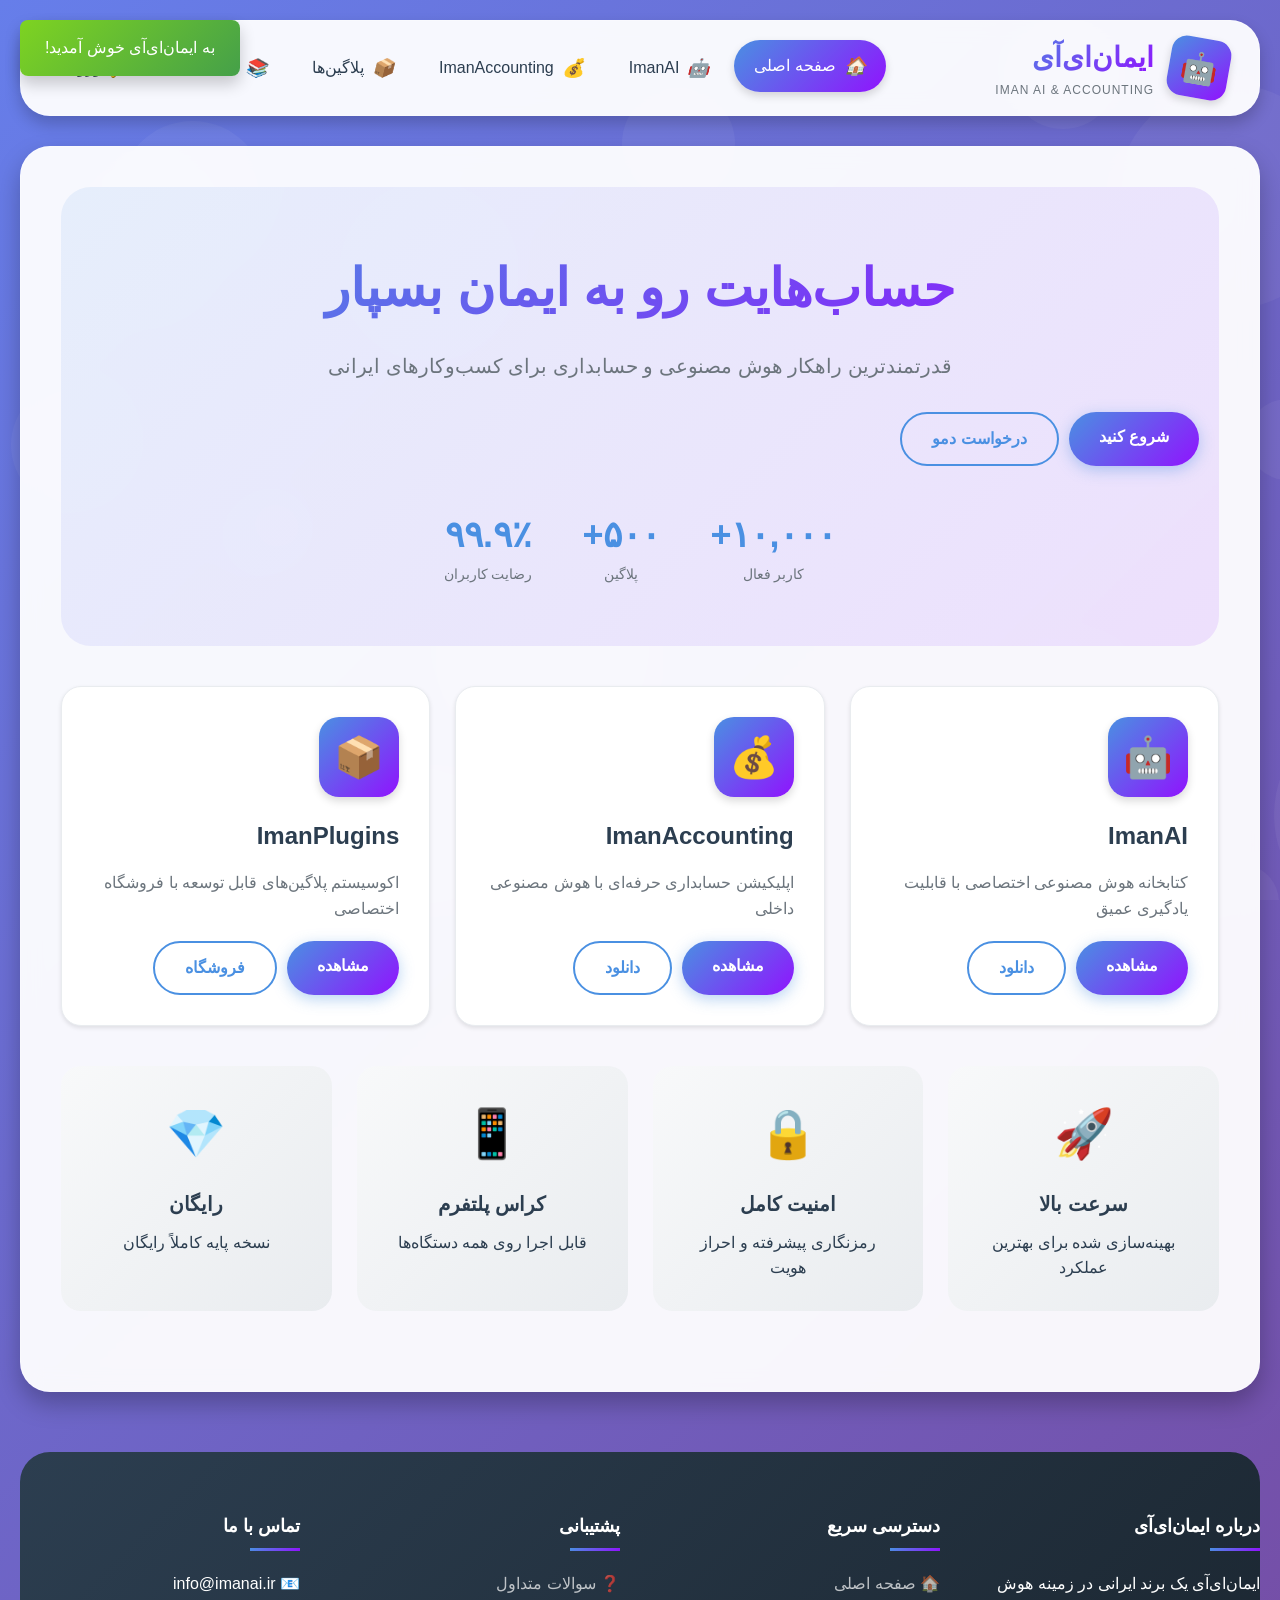
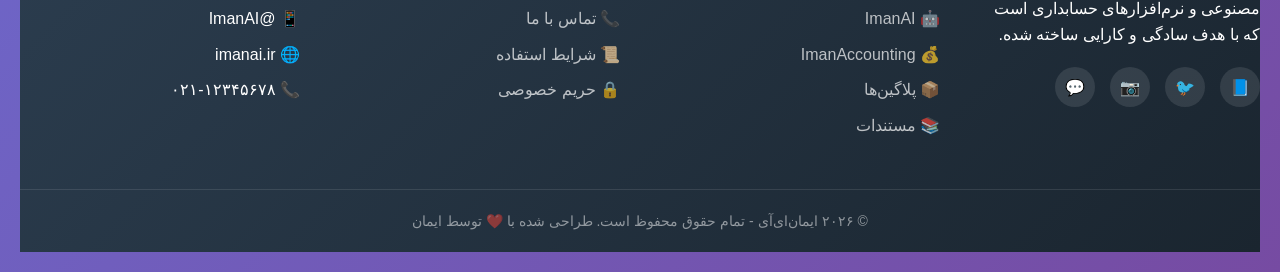
<file: docs/index2.html>
<!DOCTYPE html>
<html lang="fa" dir="rtl">
<head>
    <meta charset="UTF-8">
    <meta name="viewport" content="width=device-width, initial-scale=1.0">
    <title>ایمان‌ای‌آی - هوش مصنوعی و حسابداری</title>
    <style>
        /* ==================== فونت‌های حرفه‌ای ==================== */
        @font-face {
            font-family: 'Vazir';
            src: url('https://cdn.fontcdn.ir/Font/Persian/Vazir/Vazir.woff2') format('woff2');
            font-weight: normal;
        }

        @font-face {
            font-family: 'Vazir';
            src: url('https://cdn.fontcdn.ir/Font/Persian/Vazir/Vazir-Bold.woff2') format('woff2');
            font-weight: bold;
        }

        /* ==================== متغیرهای پیشرفته ==================== */
        :root {
            --primary: #4A90E2;
            --primary-dark: #2171c7;
            --primary-light: #a2c6f5;
            --secondary: #9013FE;
            --secondary-dark: #6b0fbd;
            --accent: #F5A623;
            --accent-dark: #d48c0c;
            --success: #7ED321;
            --danger: #D0021B;
            --dark: #2C3E50;
            --dark-light: #34495e;
            --light: #F8F9FA;
            --gray: #6c757d;
            --gray-light: #e9ecef;
            
            --gradient-primary: linear-gradient(135deg, var(--primary), var(--secondary));
            --gradient-dark: linear-gradient(135deg, var(--dark), #1a252f);
            --gradient-success: linear-gradient(135deg, var(--success), #45a049);
            --gradient-accent: linear-gradient(135deg, var(--accent), #e67e22);
            
            --shadow-sm: 0 2px 4px rgba(0,0,0,0.1);
            --shadow-md: 0 4px 8px rgba(0,0,0,0.15);
            --shadow-lg: 0 8px 16px rgba(0,0,0,0.2);
            --shadow-xl: 0 12px 24px rgba(0,0,0,0.25);
            
            --border-radius-sm: 8px;
            --border-radius-md: 12px;
            --border-radius-lg: 20px;
            --border-radius-xl: 30px;
            
            --transition: all 0.3s cubic-bezier(0.4, 0, 0.2, 1);
        }

        /* ==================== استایل پایه ==================== */
        * {
            margin: 0;
            padding: 0;
            box-sizing: border-box;
        }

        body {
            font-family: 'Vazir', sans-serif;
            background: linear-gradient(135deg, #667eea 0%, #764ba2 100%);
            color: var(--dark);
            line-height: 1.6;
            min-height: 100vh;
            position: relative;
            overflow-x: hidden;
        }

        /* پس‌زمینه متحرک */
        .bg-animation {
            position: fixed;
            top: 0;
            left: 0;
            width: 100%;
            height: 100%;
            z-index: -1;
            overflow: hidden;
        }

        .bg-circle {
            position: absolute;
            border-radius: 50%;
            background: rgba(255,255,255,0.05);
            animation: float 20s infinite;
        }

        @keyframes float {
            0%, 100% { transform: translateY(0) rotate(0deg); }
            50% { transform: translateY(-20px) rotate(180deg); }
        }

        .container {
            max-width: 1400px;
            margin: 0 auto;
            padding: 20px;
            position: relative;
            z-index: 1;
        }

        /* ==================== هدر پیشرفته ==================== */
        .header {
            background: rgba(255,255,255,0.95);
            backdrop-filter: blur(10px);
            border-radius: var(--border-radius-xl);
            padding: 15px 30px;
            margin-bottom: 30px;
            box-shadow: var(--shadow-lg);
            position: sticky;
            top: 20px;
            z-index: 1000;
            border: 1px solid rgba(255,255,255,0.2);
        }

        .header-content {
            display: flex;
            justify-content: space-between;
            align-items: center;
            flex-wrap: wrap;
            gap: 20px;
        }

        /* لوگوی حرفه‌ای */
        .logo {
            display: flex;
            align-items: center;
            gap: 15px;
            position: relative;
        }

        .logo-3d {
            width: 60px;
            height: 60px;
            background: var(--gradient-primary);
            border-radius: 15px;
            display: flex;
            align-items: center;
            justify-content: center;
            font-size: 30px;
            color: white;
            box-shadow: var(--shadow-md);
            transform: rotate(10deg);
            transition: var(--transition);
        }

        .logo:hover .logo-3d {
            transform: rotate(0deg) scale(1.1);
        }

        .logo-text h1 {
            font-size: 28px;
            background: var(--gradient-primary);
            -webkit-background-clip: text;
            -webkit-text-fill-color: transparent;
            font-weight: bold;
        }

        .logo-text p {
            color: var(--gray);
            font-size: 12px;
            letter-spacing: 1px;
        }

        /* منوی پیشرفته */
        .nav-menu {
            display: flex;
            gap: 5px;
        }

        .nav-item {
            position: relative;
        }

        .nav-link {
            color: var(--dark);
            text-decoration: none;
            padding: 12px 20px;
            border-radius: 50px;
            transition: var(--transition);
            display: flex;
            align-items: center;
            gap: 8px;
            font-weight: 500;
        }

        .nav-link:hover, .nav-link.active {
            background: var(--gradient-primary);
            color: white;
            transform: translateY(-2px);
            box-shadow: var(--shadow-md);
        }

        .nav-link i {
            font-size: 18px;
        }

        /* نوار پیشرفت منو */
        .nav-indicator {
            position: absolute;
            bottom: -5px;
            left: 0;
            height: 3px;
            background: var(--gradient-primary);
            border-radius: 3px;
            transition: var(--transition);
        }

        /* ==================== محتوای اصلی ==================== */
        .main-content {
            background: rgba(255,255,255,0.95);
            backdrop-filter: blur(10px);
            border-radius: var(--border-radius-xl);
            padding: 40px;
            box-shadow: var(--shadow-xl);
            border: 1px solid rgba(255,255,255,0.2);
            min-height: 600px;
        }

        .page {
            display: none;
            animation: pageEnter 0.5s ease-out;
        }

        .page.active {
            display: block;
        }

        @keyframes pageEnter {
            from {
                opacity: 0;
                transform: translateY(20px);
            }
            to {
                opacity: 1;
                transform: translateY(0);
            }
        }

        /* ==================== کارت‌های پیشرفته ==================== */
        .card-grid {
            display: grid;
            grid-template-columns: repeat(auto-fit, minmax(300px, 1fr));
            gap: 25px;
            margin: 40px 0;
        }

        .card {
            background: white;
            border-radius: var(--border-radius-lg);
            padding: 30px;
            box-shadow: var(--shadow-sm);
            transition: var(--transition);
            position: relative;
            overflow: hidden;
            border: 1px solid var(--gray-light);
        }

        .card::before {
            content: '';
            position: absolute;
            top: 0;
            left: 0;
            right: 0;
            height: 4px;
            background: var(--gradient-primary);
            transform: scaleX(0);
            transition: var(--transition);
        }

        .card:hover {
            transform: translateY(-10px);
            box-shadow: var(--shadow-xl);
        }

        .card:hover::before {
            transform: scaleX(1);
        }

        .card-icon {
            width: 80px;
            height: 80px;
            background: var(--gradient-primary);
            border-radius: 20px;
            display: flex;
            align-items: center;
            justify-content: center;
            font-size: 40px;
            color: white;
            margin-bottom: 20px;
            box-shadow: var(--shadow-md);
        }

        .card h3 {
            font-size: 24px;
            margin-bottom: 15px;
            color: var(--dark);
        }

        .card p {
            color: var(--gray);
            margin-bottom: 20px;
        }

        .card-badge {
            position: absolute;
            top: 20px;
            left: 20px;
            background: var(--gradient-accent);
            color: white;
            padding: 5px 15px;
            border-radius: 50px;
            font-size: 12px;
            font-weight: bold;
        }

        /* ==================== دکمه‌های پیشرفته ==================== */
        .btn {
            display: inline-block;
            padding: 12px 30px;
            border-radius: 50px;
            text-decoration: none;
            font-weight: bold;
            transition: var(--transition);
            border: none;
            cursor: pointer;
            font-size: 16px;
            position: relative;
            overflow: hidden;
        }

        .btn::before {
            content: '';
            position: absolute;
            top: 50%;
            left: 50%;
            width: 0;
            height: 0;
            border-radius: 50%;
            background: rgba(255,255,255,0.3);
            transform: translate(-50%, -50%);
            transition: width 0.6s, height 0.6s;
        }

        .btn:hover::before {
            width: 300px;
            height: 300px;
        }

        .btn-primary {
            background: var(--gradient-primary);
            color: white;
            box-shadow: 0 4px 15px rgba(74, 144, 226, 0.4);
        }

        .btn-secondary {
            background: var(--gradient-dark);
            color: white;
        }

        .btn-outline {
            background: transparent;
            border: 2px solid var(--primary);
            color: var(--primary);
        }

        .btn-outline:hover {
            background: var(--primary);
            color: white;
        }

        .btn-group {
            display: flex;
            gap: 10px;
            flex-wrap: wrap;
        }

        /* ==================== بخش قهرمان (Hero) ==================== */
        .hero {
            text-align: center;
            padding: 60px 20px;
            background: linear-gradient(135deg, rgba(74,144,226,0.1), rgba(144,19,254,0.1));
            border-radius: var(--border-radius-xl);
            margin-bottom: 40px;
        }

        .hero h1 {
            font-size: 52px;
            background: var(--gradient-primary);
            -webkit-background-clip: text;
            -webkit-text-fill-color: transparent;
            margin-bottom: 20px;
            animation: fadeInUp 1s;
        }

        .hero p {
            font-size: 20px;
            color: var(--gray);
            max-width: 800px;
            margin: 0 auto 30px;
        }

        .hero-stats {
            display: flex;
            justify-content: center;
            gap: 50px;
            margin-top: 40px;
        }

        .stat-item {
            text-align: center;
        }

        .stat-number {
            font-size: 36px;
            font-weight: bold;
            color: var(--primary);
        }

        .stat-label {
            color: var(--gray);
            font-size: 14px;
        }

        /* ==================== ویژگی‌ها ==================== */
        .features-grid {
            display: grid;
            grid-template-columns: repeat(auto-fit, minmax(250px, 1fr));
            gap: 25px;
            margin: 40px 0;
        }

        .feature {
            text-align: center;
            padding: 30px;
            background: linear-gradient(135deg, #f8f9fa, #e9ecef);
            border-radius: var(--border-radius-lg);
            transition: var(--transition);
        }

        .feature:hover {
            transform: scale(1.05);
            background: var(--gradient-primary);
            color: white;
        }

        .feature-icon {
            font-size: 48px;
            margin-bottom: 15px;
        }

        .feature h4 {
            font-size: 20px;
            margin-bottom: 10px;
        }

        /* ==================== پلن‌های قیمت‌گذاری ==================== */
        .pricing-grid {
            display: grid;
            grid-template-columns: repeat(auto-fit, minmax(300px, 1fr));
            gap: 30px;
            margin: 50px 0;
        }

        .pricing-card {
            background: white;
            border-radius: var(--border-radius-lg);
            padding: 40px 30px;
            box-shadow: var(--shadow-lg);
            text-align: center;
            position: relative;
            transition: var(--transition);
            border: 2px solid transparent;
        }

        .pricing-card:hover {
            transform: translateY(-15px);
            border-color: var(--primary);
        }

        .pricing-card.popular {
            border-color: var(--accent);
            transform: scale(1.05);
        }

        .popular-badge {
            position: absolute;
            top: -15px;
            left: 50%;
            transform: translateX(-50%);
            background: var(--gradient-accent);
            color: white;
            padding: 8px 25px;
            border-radius: 50px;
            font-weight: bold;
            font-size: 14px;
            box-shadow: var(--shadow-md);
        }

        .pricing-icon {
            font-size: 64px;
            margin-bottom: 20px;
        }

        .pricing-name {
            font-size: 28px;
            color: var(--dark);
            margin-bottom: 15px;
        }

        .pricing-price {
            font-size: 48px;
            color: var(--primary);
            font-weight: bold;
            margin: 20px 0;
        }

        .pricing-price small {
            font-size: 16px;
            color: var(--gray);
        }

        .pricing-features {
            list-style: none;
            margin: 30px 0;
            text-align: right;
        }

        .pricing-features li {
            margin: 15px 0;
            padding-right: 30px;
            position: relative;
        }

        .pricing-features li::before {
            content: '✓';
            position: absolute;
            right: 0;
            color: var(--success);
            font-weight: bold;
        }

        .pricing-features li.disabled {
            color: var(--gray-light);
        }

        .pricing-features li.disabled::before {
            content: '✗';
            color: var(--danger);
        }

        /* ==================== تایم‌لاین ==================== */
        .timeline {
            position: relative;
            padding: 50px 0;
        }

        .timeline::before {
            content: '';
            position: absolute;
            top: 0;
            right: 50%;
            width: 4px;
            height: 100%;
            background: var(--gradient-primary);
            transform: translateX(50%);
        }

        .timeline-item {
            position: relative;
            margin-bottom: 50px;
            width: 50%;
            padding: 0 40px;
        }

        .timeline-item:nth-child(odd) {
            right: 0;
        }

        .timeline-item:nth-child(even) {
            right: 50%;
        }

        .timeline-dot {
            position: absolute;
            top: 20px;
            right: -12px;
            width: 24px;
            height: 24px;
            background: var(--gradient-primary);
            border-radius: 50%;
            border: 4px solid white;
            box-shadow: var(--shadow-md);
        }

        .timeline-item:nth-child(even) .timeline-dot {
            right: auto;
            left: -12px;
        }

        .timeline-content {
            background: white;
            padding: 30px;
            border-radius: var(--border-radius-lg);
            box-shadow: var(--shadow-md);
        }

        /* ==================== فرم‌های پیشرفته ==================== */
        .form-container {
            max-width: 500px;
            margin: 0 auto;
            background: white;
            padding: 40px;
            border-radius: var(--border-radius-lg);
            box-shadow: var(--shadow-lg);
        }

        .form-group {
            margin-bottom: 20px;
        }

        .form-label {
            display: block;
            margin-bottom: 8px;
            color: var(--dark);
            font-weight: 500;
        }

        .form-control {
            width: 100%;
            padding: 12px 15px;
            border: 2px solid var(--gray-light);
            border-radius: var(--border-radius-sm);
            font-size: 16px;
            transition: var(--transition);
        }

        .form-control:focus {
            outline: none;
            border-color: var(--primary);
            box-shadow: 0 0 0 3px rgba(74,144,226,0.1);
        }

        .form-control.error {
            border-color: var(--danger);
        }

        .error-message {
            color: var(--danger);
            font-size: 12px;
            margin-top: 5px;
        }

        .checkbox-group {
            display: flex;
            align-items: center;
            gap: 10px;
        }

        /* ==================== نوتیفیکیشن ==================== */
        .notification {
            position: fixed;
            top: 20px;
            left: 20px;
            padding: 15px 25px;
            border-radius: var(--border-radius-sm);
            color: white;
            font-weight: 500;
            z-index: 9999;
            animation: slideIn 0.3s;
            box-shadow: var(--shadow-lg);
        }

        .notification.success {
            background: var(--gradient-success);
        }

        .notification.error {
            background: var(--danger);
        }

        .notification.info {
            background: var(--gradient-primary);
        }

        @keyframes slideIn {
            from {
                transform: translateX(100%);
                opacity: 0;
            }
            to {
                transform: translateX(0);
                opacity: 1;
            }
        }

        /* ==================== مودال ==================== */
        .modal {
            display: none;
            position: fixed;
            top: 0;
            left: 0;
            width: 100%;
            height: 100%;
            background: rgba(0,0,0,0.5);
            backdrop-filter: blur(5px);
            z-index: 2000;
            align-items: center;
            justify-content: center;
        }

        .modal.active {
            display: flex;
        }

        .modal-content {
            background: white;
            padding: 40px;
            border-radius: var(--border-radius-lg);
            max-width: 500px;
            width: 90%;
            animation: modalEnter 0.3s;
        }

        @keyframes modalEnter {
            from {
                transform: scale(0.8);
                opacity: 0;
            }
            to {
                transform: scale(1);
                opacity: 1;
            }
        }

        .modal-header {
            display: flex;
            justify-content: space-between;
            align-items: center;
            margin-bottom: 20px;
        }

        .modal-close {
            font-size: 30px;
            cursor: pointer;
            color: var(--gray);
        }

        /* ==================== فوتر پیشرفته ==================== */
        .footer {
            background: var(--gradient-dark);
            color: white;
            border-radius: var(--border-radius-xl) var(--border-radius-xl) 0 0;
            padding: 60px 0 20px;
            margin-top: 60px;
        }

        .footer-grid {
            display: grid;
            grid-template-columns: repeat(auto-fit, minmax(250px, 1fr));
            gap: 40px;
            margin-bottom: 40px;
        }

        .footer-col h4 {
            font-size: 18px;
            margin-bottom: 20px;
            position: relative;
            padding-bottom: 10px;
        }

        .footer-col h4::after {
            content: '';
            position: absolute;
            bottom: 0;
            right: 0;
            width: 50px;
            height: 3px;
            background: var(--gradient-primary);
        }

        .footer-col ul {
            list-style: none;
        }

        .footer-col ul li {
            margin: 10px 0;
        }

        .footer-col ul li a {
            color: rgba(255,255,255,0.7);
            text-decoration: none;
            transition: var(--transition);
        }

        .footer-col ul li a:hover {
            color: white;
            padding-right: 5px;
        }

        .social-links {
            display: flex;
            gap: 15px;
            margin-top: 20px;
        }

        .social-link {
            width: 40px;
            height: 40px;
            background: rgba(255,255,255,0.1);
            border-radius: 50%;
            display: flex;
            align-items: center;
            justify-content: center;
            color: white;
            text-decoration: none;
            transition: var(--transition);
        }

        .social-link:hover {
            background: var(--gradient-primary);
            transform: translateY(-3px);
        }

        .footer-bottom {
            text-align: center;
            padding-top: 20px;
            border-top: 1px solid rgba(255,255,255,0.1);
            font-size: 14px;
            color: rgba(255,255,255,0.5);
        }

        /* ==================== لودینگ ==================== */
        .loading {
            position: fixed;
            top: 0;
            left: 0;
            width: 100%;
            height: 100%;
            background: rgba(255,255,255,0.9);
            z-index: 9999;
            display: flex;
            align-items: center;
            justify-content: center;
            display: none;
        }

        .loading.active {
            display: flex;
        }

        .spinner {
            width: 50px;
            height: 50px;
            border: 5px solid var(--gray-light);
            border-top-color: var(--primary);
            border-radius: 50%;
            animation: spin 1s linear infinite;
        }

        @keyframes spin {
            to { transform: rotate(360deg); }
        }

        /* ==================== اسکرول به بالا ==================== */
        .scroll-top {
            position: fixed;
            bottom: 30px;
            right: 30px;
            width: 50px;
            height: 50px;
            background: var(--gradient-primary);
            border-radius: 50%;
            display: flex;
            align-items: center;
            justify-content: center;
            color: white;
            cursor: pointer;
            box-shadow: var(--shadow-lg);
            opacity: 0;
            visibility: hidden;
            transition: var(--transition);
        }

        .scroll-top.visible {
            opacity: 1;
            visibility: visible;
        }

        .scroll-top:hover {
            transform: translateY(-5px);
        }

        /* ==================== انیمیشن‌ها ==================== */
        @keyframes fadeInUp {
            from {
                opacity: 0;
                transform: translateY(20px);
            }
            to {
                opacity: 1;
                transform: translateY(0);
            }
        }

        .animate {
            animation: fadeInUp 0.6s ease-out;
        }

        /* ==================== ریسپانسیو ==================== */
        @media (max-width: 1024px) {
            .hero h1 {
                font-size: 42px;
            }
            
            .timeline::before {
                right: 30px;
            }
            
            .timeline-item {
                width: 100%;
                right: 0 !important;
                padding-right: 70px;
            }
            
            .timeline-dot {
                right: 18px !important;
                left: auto !important;
            }
        }

        @media (max-width: 768px) {
            .header-content {
                flex-direction: column;
            }
            
            .hero h1 {
                font-size: 32px;
            }
            
            .hero p {
                font-size: 16px;
            }
            
            .hero-stats {
                flex-direction: column;
                gap: 20px;
            }
            
            .pricing-card.popular {
                transform: scale(1);
            }
            
            .btn-group {
                flex-direction: column;
            }
            
            .btn-group .btn {
                width: 100%;
            }
        }
    </style>
</head>
<body>
    <!-- پس‌زمینه متحرک -->
    <div class="bg-animation" id="bgAnimation"></div>

    <!-- لودینگ -->
    <div class="loading" id="loading">
        <div class="spinner"></div>
    </div>

    <!-- نوتیفیکیشن -->
    <div class="notification" id="notification" style="display: none;"></div>

    <!-- مودال -->
    <div class="modal" id="modal">
        <div class="modal-content">
            <div class="modal-header">
                <h2 id="modalTitle">عنوان مودال</h2>
                <span class="modal-close" onclick="closeModal()">&times;</span>
            </div>
            <div id="modalBody">
                <p>محتوای مودال اینجا قرار می‌گیرد...</p>
            </div>
        </div>
    </div>

    <div class="container">
        <!-- ==================== هدر ==================== -->
        <header class="header">
            <div class="header-content">
                <div class="logo">
                    <div class="logo-3d">🤖</div>
                    <div class="logo-text">
                        <h1>ایمان‌ای‌آی</h1>
                        <p>IMAN AI & ACCOUNTING</p>
                    </div>
                </div>
                
                <nav class="nav-menu" id="navMenu">
                    <div class="nav-item">
                        <a href="#" class="nav-link active" onclick="changePage('home')">
                            <i>🏠</i> صفحه اصلی
                        </a>
                    </div>
                    <div class="nav-item">
                        <a href="#" class="nav-link" onclick="changePage('imanai')">
                            <i>🤖</i> ImanAI
                        </a>
                    </div>
                    <div class="nav-item">
                        <a href="#" class="nav-link" onclick="changePage('accounting')">
                            <i>💰</i> ImanAccounting
                        </a>
                    </div>
                    <div class="nav-item">
                        <a href="#" class="nav-link" onclick="changePage('plugins')">
                            <i>📦</i> پلاگین‌ها
                        </a>
                    </div>
                    <div class="nav-item">
                        <a href="#" class="nav-link" onclick="changePage('docs')">
                            <i>📚</i> مستندات
                        </a>
                    </div>
                    <div class="nav-item">
                        <a href="#" class="nav-link" onclick="changePage('login')">
                            <i>🔑</i> ورود
                        </a>
                    </div>
                </nav>
            </div>
        </header>

        <!-- ==================== محتوای اصلی ==================== -->
        <main class="main-content">
            <!-- صفحه اصلی -->
            <div id="page-home" class="page active">
                <section class="hero">
                    <h1>حساب‌هایت رو به ایمان بسپار</h1>
                    <p>قدرتمندترین راهکار هوش مصنوعی و حسابداری برای کسب‌وکارهای ایرانی</p>
                    <div class="btn-group">
                        <a href="#" class="btn btn-primary" onclick="changePage('imanai')">شروع کنید</a>
                        <a href="#" class="btn btn-outline" onclick="openModal('demo')">درخواست دمو</a>
                    </div>
                    
                    <div class="hero-stats">
                        <div class="stat-item">
                            <div class="stat-number">۱۰,۰۰۰+</div>
                            <div class="stat-label">کاربر فعال</div>
                        </div>
                        <div class="stat-item">
                            <div class="stat-number">۵۰۰+</div>
                            <div class="stat-label">پلاگین</div>
                        </div>
                        <div class="stat-item">
                            <div class="stat-number">۹۹.۹٪</div>
                            <div class="stat-label">رضایت کاربران</div>
                        </div>
                    </div>
                </section>

                <div class="card-grid">
                    <div class="card">
                        <div class="card-icon">🤖</div>
                        <h3>ImanAI</h3>
                        <p>کتابخانه هوش مصنوعی اختصاصی با قابلیت یادگیری عمیق</p>
                        <div class="btn-group">
                            <a href="#" class="btn btn-primary" onclick="changePage('imanai')">مشاهده</a>
                            <a href="#" class="btn btn-outline" onclick="downloadFile('imanai')">دانلود</a>
                        </div>
                    </div>
                    
                    <div class="card">
                        <div class="card-icon">💰</div>
                        <h3>ImanAccounting</h3>
                        <p>اپلیکیشن حسابداری حرفه‌ای با هوش مصنوعی داخلی</p>
                        <div class="btn-group">
                            <a href="#" class="btn btn-primary" onclick="changePage('accounting')">مشاهده</a>
                            <a href="#" class="btn btn-outline" onclick="downloadFile('accounting')">دانلود</a>
                        </div>
                    </div>
                    
                    <div class="card">
                        <div class="card-icon">📦</div>
                        <h3>ImanPlugins</h3>
                        <p>اکوسیستم پلاگین‌های قابل توسعه با فروشگاه اختصاصی</p>
                        <div class="btn-group">
                            <a href="#" class="btn btn-primary" onclick="changePage('plugins')">مشاهده</a>
                            <a href="#" class="btn btn-outline" onclick="openPluginStore()">فروشگاه</a>
                        </div>
                    </div>
                </div>

                <div class="features-grid">
                    <div class="feature">
                        <div class="feature-icon">🚀</div>
                        <h4>سرعت بالا</h4>
                        <p>بهینه‌سازی شده برای بهترین عملکرد</p>
                    </div>
                    <div class="feature">
                        <div class="feature-icon">🔒</div>
                        <h4>امنیت کامل</h4>
                        <p>رمزنگاری پیشرفته و احراز هویت</p>
                    </div>
                    <div class="feature">
                        <div class="feature-icon">📱</div>
                        <h4>کراس پلتفرم</h4>
                        <p>قابل اجرا روی همه دستگاه‌ها</p>
                    </div>
                    <div class="feature">
                        <div class="feature-icon">💎</div>
                        <h4>رایگان</h4>
                        <p>نسخه پایه کاملاً رایگان</p>
                    </div>
                </div>
            </div>

            <!-- صفحه ImanAI -->
            <div id="page-imanai" class="page">
                <h1 style="font-size: 36px; margin-bottom: 30px;">🤖 کتابخانه ImanAI</h1>
                
                <div class="card-grid">
                    <div class="card">
                        <h3>📊 ویژگی‌ها</h3>
                        <ul style="list-style: none; text-align: right;">
                            <li>✓ Tensor اختصاصی با عملیات ریاضی</li>
                            <li>✓ لایه‌های Dense، Dropout، BatchNorm</li>
                            <li>✓ توابع فعال‌سازی ReLU، Sigmoid، Tanh</li>
                            <li>✓ بهینه‌سازهای Adam، SGD، RMSprop</li>
                            <li>✓ توابع خطای MSE، Cross-entropy</li>
                        </ul>
                    </div>
                    
                    <div class="card">
                        <h3>📥 نصب سریع</h3>
                        <pre style="background: #f4f4f4; padding: 15px; border-radius: 10px; text-align: left; direction: ltr;">pip install imanai</pre>
                        <p style="margin: 15px 0;">یا دانلود مستقیم:</p>
                        <a href="#" class="btn btn-primary" onclick="downloadFile('imanai')">دانلود رایگان</a>
                    </div>
                </div>

                <div style="margin: 40px 0;">
                    <h3 style="margin-bottom: 20px;">📝 نمونه کد</h3>
                    <pre style="background: #2C3E50; color: #fff; padding: 20px; border-radius: 10px; text-align: left; direction: ltr; overflow-x: auto;">
from ImanAILight import Sequential, Dense

# ساخت مدل
model = Sequential(name="my_model")
model.add(Dense(input_dim=10, output_dim=32, activation="relu"))
model.add(Dense(input_dim=32, output_dim=1, activation="sigmoid"))

# کامپایل و آموزش
model.compile(optimizer="adam", loss="binary_crossentropy")
model.fit(X_train, y_train, epochs=100, batch_size=32)

# پیش‌بینی
result = model.predict(X_test)
                    </pre>
                </div>
            </div>

            <!-- صفحه ImanAccounting -->
            <div id="page-accounting" class="page">
                <h1 style="font-size: 36px; margin-bottom: 30px;">💰 ImanAccounting</h1>
                
                <div class="pricing-grid">
                    <div class="pricing-card">
                        <div class="pricing-icon">🔓</div>
                        <div class="pricing-name">رایگان</div>
                        <div class="pricing-price">۰ <small>تومان</small></div>
                        <ul class="pricing-features">
                            <li>ثبت تراکنش نامحدود</li>
                            <li>مدیریت ۱۰ حساب</li>
                            <li>گزارش‌گیری پایه</li>
                            <li>پشتیبانی ایمیل</li>
                            <li class="disabled">هوش مصنوعی</li>
                            <li class="disabled">پلاگین‌ها</li>
                        </ul>
                        <a href="#" class="btn btn-outline" onclick="downloadFile('accounting-free')">دانلود رایگان</a>
                    </div>
                    
                    <div class="pricing-card popular">
                        <div class="popular-badge">محبوبترین</div>
                        <div class="pricing-icon">💎</div>
                        <div class="pricing-name">حرفه‌ای</div>
                        <div class="pricing-price">۵۰۰ <small>هزار تومان/سال</small></div>
                        <ul class="pricing-features">
                            <li>همه امکانات رایگان</li>
                            <li>مدیریت حساب نامحدود</li>
                            <li>هوش مصنوعی داخلی</li>
                            <li>پیش‌بینی هزینه‌ها</li>
                            <li>دسترسی به پلاگین‌ها</li>
                            <li>پشتیبانی VIP</li>
                        </ul>
                        <a href="#" class="btn btn-primary" onclick="openModal('buy-pro')">خرید لایسنس</a>
                    </div>
                    
                    <div class="pricing-card">
                        <div class="pricing-icon">🏢</div>
                        <div class="pricing-name">سازمانی</div>
                        <div class="pricing-price">۲ <small>میلیون تومان/سال</small></div>
                        <ul class="pricing-features">
                            <li>همه امکانات حرفه‌ای</li>
                            <li>کاربران نامحدود</li>
                            <li>نصب روی سرور</li>
                            <li>API اختصاصی</li>
                            <li>پشتیبانی ۲۴/۷</li>
                            <li>گارانتی بازگشت وجه</li>
                        </ul>
                        <a href="#" class="btn btn-outline" onclick="openModal('contact')">تماس بگیرید</a>
                    </div>
                </div>
            </div>

            <!-- صفحه پلاگین‌ها -->
            <div id="page-plugins" class="page">
                <h1 style="font-size: 36px; margin-bottom: 30px;">📦 فروشگاه پلاگین‌ها</h1>
                
                <div class="card-grid">
                    <div class="card">
                        <span class="card-badge">رایگان</span>
                        <div class="card-icon">📊</div>
                        <h3>گزارش‌گیر پیشرفته</h3>
                        <p>ایجاد نمودارها و گزارشات تعاملی با قابلیت خروجی PDF</p>
                        <div class="btn-group">
                            <a href="#" class="btn btn-primary" onclick="installPlugin('report')">نصب</a>
                            <a href="#" class="btn btn-outline" onclick="openModal('report-info')">اطلاعات</a>
                        </div>
                    </div>
                    
                    <div class="card">
                        <span class="card-badge">۵۰,۰۰۰ تومان</span>
                        <div class="card-icon">📎</div>
                        <h3>اکسل پرو</h3>
                        <p>تبدیل اطلاعات به اکسل و بالعکس با قالب‌بندی پیشرفته</p>
                        <div class="btn-group">
                            <a href="#" class="btn btn-primary" onclick="buyPlugin('excel')">خرید</a>
                            <a href="#" class="btn btn-outline" onclick="openModal('excel-info')">اطلاعات</a>
                        </div>
                    </div>
                    
                    <div class="card">
                        <span class="card-badge">۳۰,۰۰۰ تومان</span>
                        <div class="card-icon">📧</div>
                        <h3>ارسال خودکار ایمیل</h3>
                        <p>ارسال گزارشات دوره‌ای به ایمیل با قابلیت شخصی‌سازی</p>
                        <div class="btn-group">
                            <a href="#" class="btn btn-primary" onclick="buyPlugin('email')">خرید</a>
                            <a href="#" class="btn btn-outline" onclick="openModal('email-info')">اطلاعات</a>
                        </div>
                    </div>
                </div>

                <div style="background: linear-gradient(135deg, #667eea 0%, #764ba2 100%); color: white; padding: 50px; border-radius: 20px; margin-top: 40px;">
                    <h2 style="font-size: 28px; margin-bottom: 20px;">🛠️ توسعه‌دهنده پلاگین شو!</h2>
                    <p style="font-size: 18px; margin-bottom: 30px;">شما هم می‌توانید پلاگین خود را بسازید و در فروشگاه ایمان بفروشید. تا ۷۰٪ سود برای شما!</p>
                    <div class="btn-group">
                        <a href="#" class="btn btn-primary" onclick="openModal('dev-guide')">مستندات توسعه</a>
                        <a href="#" class="btn btn-outline" style="background: white; color: var(--primary);" onclick="openModal('dev-register')">ثبت‌نام توسعه‌دهنده</a>
                    </div>
                </div>
            </div>

            <!-- صفحه مستندات -->
            <div id="page-docs" class="page">
                <h1 style="font-size: 36px; margin-bottom: 30px;">📚 مرکز مستندات</h1>
                
                <div class="card-grid">
                    <div class="card">
                        <div class="card-icon">🚀</div>
                        <h3>شروع سریع</h3>
                        <p>آموزش نصب و راه‌اندازی در ۵ دقیقه</p>
                        <a href="#" class="btn btn-primary" onclick="openModal('quick-start')">مشاهده</a>
                    </div>
                    
                    <div class="card">
                        <div class="card-icon">📘</div>
                        <h3>راهنمای کاربر</h3>
                        <p>آموزش کامل استفاده از نرم‌افزار</p>
                        <a href="#" class="btn btn-primary" onclick="openModal('user-guide')">مشاهده</a>
                    </div>
                    
                    <div class="card">
                        <div class="card-icon">🔧</div>
                        <h3>API Reference</h3>
                        <p>مستندات فنی برای توسعه‌دهندگان</p>
                        <a href="#" class="btn btn-primary" onclick="openModal('api-ref')">مشاهده</a>
                    </div>
                </div>

                <div class="features-grid" style="margin-top: 30px;">
                    <div class="feature" onclick="openModal('video-1')">
                        <div class="feature-icon">🎥</div>
                        <h4>آموزش نصب</h4>
                    </div>
                    <div class="feature" onclick="openModal('video-2')">
                        <div class="feature-icon">🎥</div>
                        <h4>آموزش ثبت تراکنش</h4>
                    </div>
                    <div class="feature" onclick="openModal('video-3')">
                        <div class="feature-icon">🎥</div>
                        <h4>آموزش ساخت پلاگین</h4>
                    </div>
                </div>
            </div>

            <!-- صفحه ورود -->
            <div id="page-login" class="page">
                <div class="form-container">
                    <h2 style="text-align: center; margin-bottom: 30px;">🔐 ورود به حساب کاربری</h2>
                    
                    <form id="loginForm" onsubmit="handleLogin(event)">
                        <div class="form-group">
                            <label class="form-label">ایمیل:</label>
                            <input type="email" class="form-control" id="email" placeholder="info@imanai.ir" required>
                        </div>
                        
                        <div class="form-group">
                            <label class="form-label">رمز عبور:</label>
                            <input type="password" class="form-control" id="password" placeholder="********" required>
                        </div>
                        
                        <div class="form-group checkbox-group">
                            <input type="checkbox" id="remember">
                            <label for="remember">مرا به خاطر بسپار</label>
                        </div>
                        
                        <button type="submit" class="btn btn-primary" style="width: 100%;">ورود</button>
                    </form>

                    <div style="text-align: center; margin-top: 20px;">
                        <a href="#" onclick="openModal('forgot-password')" style="color: var(--primary);">رمز عبور را فراموش کرده‌اید؟</a>
                        <br>
                        <a href="#" onclick="openModal('register')" style="color: var(--primary);">ثبت‌نام کنید</a>
                    </div>

                    <div style="margin-top: 30px; padding: 20px; background: linear-gradient(135deg, #f5f7fa 0%, #e9ecef 100%); border-radius: 10px;">
                        <h4 style="margin-bottom: 15px;">⚡ فعال‌سازی سریع لایسنس</h4>
                        <div class="form-group">
                            <label class="form-label">HWID شما:</label>
                            <input type="text" class="form-control" id="hwid" value="ABC123XYZ789" readonly>
                        </div>
                        <div class="form-group">
                            <label class="form-label">کلید لایسنس:</label>
                            <input type="text" class="form-control" id="license-key" placeholder="XXXX-XXXX-XXXX">
                        </div>
                        <button class="btn btn-success" style="width: 100%;" onclick="activateLicense()">✅ فعال‌سازی لایسنس</button>
                    </div>
                </div>
            </div>
        </main>

        <!-- ==================== فوتر ==================== -->
        <footer class="footer">
            <div class="footer-grid">
                <div class="footer-col">
                    <h4>درباره ایمان‌ای‌آی</h4>
                    <p>ایمان‌ای‌آی یک برند ایرانی در زمینه هوش مصنوعی و نرم‌افزارهای حسابداری است که با هدف سادگی و کارایی ساخته شده.</p>
                    <div class="social-links">
                        <a href="#" class="social-link">📘</a>
                        <a href="#" class="social-link">🐦</a>
                        <a href="#" class="social-link">📷</a>
                        <a href="#" class="social-link">💬</a>
                    </div>
                </div>
                
                <div class="footer-col">
                    <h4>دسترسی سریع</h4>
                    <ul>
                        <li><a href="#" onclick="changePage('home')">🏠 صفحه اصلی</a></li>
                        <li><a href="#" onclick="changePage('imanai')">🤖 ImanAI</a></li>
                        <li><a href="#" onclick="changePage('accounting')">💰 ImanAccounting</a></li>
                        <li><a href="#" onclick="changePage('plugins')">📦 پلاگین‌ها</a></li>
                        <li><a href="#" onclick="changePage('docs')">📚 مستندات</a></li>
                    </ul>
                </div>
                
                <div class="footer-col">
                    <h4>پشتیبانی</h4>
                    <ul>
                        <li><a href="#" onclick="openModal('faq')">❓ سوالات متداول</a></li>
                        <li><a href="#" onclick="openModal('contact')">📞 تماس با ما</a></li>
                        <li><a href="#" onclick="openModal('terms')">📜 شرایط استفاده</a></li>
                        <li><a href="#" onclick="openModal('privacy')">🔒 حریم خصوصی</a></li>
                    </ul>
                </div>
                
                <div class="footer-col">
                    <h4>تماس با ما</h4>
                    <ul>
                        <li>📧 info@imanai.ir</li>
                        <li>📱 @ImanAI</li>
                        <li>🌐 imanai.ir</li>
                        <li>📞 ۰۲۱-۱۲۳۴۵۶۷۸</li>
                    </ul>
                </div>
            </div>
            
            <div class="footer-bottom">
                © ۲۰۲۶ ایمان‌ای‌آی - تمام حقوق محفوظ است. طراحی شده با ❤️ توسط ایمان
            </div>
        </footer>
    </div>

    <!-- دکمه اسکرول به بالا -->
    <div class="scroll-top" id="scrollTop" onclick="scrollToTop()">↑</div>

    <script>
        // ==================== متغیرهای سراسری ====================
        let currentPage = 'home';
        let notificationTimeout;

        // ==================== تغییر صفحه ====================
        function changePage(page) {
            // نمایش لودینگ
            showLoading();
            
            setTimeout(() => {
                // مخفی کردن همه صفحات
                document.querySelectorAll('.page').forEach(p => p.classList.remove('active'));
                
                // نمایش صفحه جدید
                document.getElementById(`page-${page}`).classList.add('active');
                
                // آپدیت منو
                document.querySelectorAll('.nav-link').forEach(link => link.classList.remove('active'));
                document.querySelector(`[onclick="changePage('${page}')"]`).classList.add('active');
                
                // تغییر عنوان
                const titles = {
                    'home': 'صفحه اصلی',
                    'imanai': 'ImanAI',
                    'accounting': 'ImanAccounting',
                    'plugins': 'پلاگین‌ها',
                    'docs': 'مستندات',
                    'login': 'ورود'
                };
                document.title = `ایمان‌ای‌آی - ${titles[page]}`;
                
                // ذخیره در localStorage
                localStorage.setItem('lastPage', page);
                currentPage = page;
                
                // اسکرول به بالا
                scrollToTop();
                
                // مخفی کردن لودینگ
                hideLoading();
            }, 300);
        }

        // ==================== نمایش نوتیفیکیشن ====================
        function showNotification(message, type = 'info') {
            const notification = document.getElementById('notification');
            notification.style.display = 'block';
            notification.className = `notification ${type}`;
            notification.textContent = message;
            
            if (notificationTimeout) {
                clearTimeout(notificationTimeout);
            }
            
            notificationTimeout = setTimeout(() => {
                notification.style.display = 'none';
            }, 3000);
        }

        // ==================== لودینگ ====================
        function showLoading() {
            document.getElementById('loading').classList.add('active');
        }

        function hideLoading() {
            setTimeout(() => {
                document.getElementById('loading').classList.remove('active');
            }, 500);
        }

        // ==================== مودال ====================
        function openModal(type) {
            const modal = document.getElementById('modal');
            const title = document.getElementById('modalTitle');
            const body = document.getElementById('modalBody');
            
            const contents = {
                'demo': {
                    title: 'درخواست دمو',
                    body: '<p>برای دریافت دموی رایگان، اطلاعات زیر را وارد کنید:</p><input type="text" class="form-control" placeholder="نام و نام خانوادگی" style="margin:10px 0"><input type="email" class="form-control" placeholder="ایمیل"><button class="btn btn-primary" style="margin-top:20px;width:100%" onclick="closeModal();showNotification(\'درخواست شما ثبت شد\',\'success\')">ارسال درخواست</button>'
                },
                'buy-pro': {
                    title: 'خرید لایسنس حرفه‌ای',
                    body: '<p>لطفاً اطلاعات زیر را تکمیل کنید:</p><input type="text" class="form-control" placeholder="نام شرکت" style="margin:10px 0"><input type="email" class="form-control" placeholder="ایمیل"><input type="text" class="form-control" placeholder="شماره تماس"><button class="btn btn-primary" style="margin-top:20px;width:100%" onclick="closeModal();showNotification(\'به زودی با شما تماس می‌گیریم\',\'success\')">پرداخت</button>'
                },
                'contact': {
                    title: 'تماس با ما',
                    body: '<p>📧 info@imanai.ir<br>📱 @ImanAI<br>📞 ۰۲۱-۱۲۳۴۵۶۷۸</p>'
                }
            };
            
            if (contents[type]) {
                title.textContent = contents[type].title;
                body.innerHTML = contents[type].body;
            }
            
            modal.classList.add('active');
        }

        function closeModal() {
            document.getElementById('modal').classList.remove('active');
        }

        // ==================== مدیریت فرم لاگین ====================
        function handleLogin(event) {
            event.preventDefault();
            const email = document.getElementById('email').value;
            const password = document.getElementById('password').value;
            
            showLoading();
            
            setTimeout(() => {
                hideLoading();
                if (email && password) {
                    showNotification('ورود موفقیت‌آمیز بود!', 'success');
                } else {
                    showNotification('لطفاً همه فیلدها را پر کنید', 'error');
                }
            }, 1000);
        }

        // ==================== فعال‌سازی لایسنس ====================
        function activateLicense() {
            const licenseKey = document.getElementById('license-key').value;
            
            if (!licenseKey) {
                showNotification('لطفاً کلید لایسنس را وارد کنید', 'error');
                return;
            }
            
            showLoading();
            
            setTimeout(() => {
                hideLoading();
                showNotification('✅ لایسنس با موفقیت فعال شد', 'success');
            }, 1500);
        }

        // ==================== دانلود فایل ====================
        function downloadFile(type) {
            showNotification(`دانلود ${type} شروع شد`, 'info');
        }

        // ==================== نصب پلاگین ====================
        function installPlugin(plugin) {
            showNotification(`پلاگین ${plugin} با موفقیت نصب شد`, 'success');
        }

        // ==================== خرید پلاگین ====================
        function buyPlugin(plugin) {
            openModal('buy-pro');
        }

        // ==================== باز کردن فروشگاه پلاگین ====================
        function openPluginStore() {
            changePage('plugins');
            showNotification('به فروشگاه پلاگین‌ها خوش آمدید', 'info');
        }

        // ==================== اسکرول به بالا ====================
        function scrollToTop() {
            window.scrollTo({
                top: 0,
                behavior: 'smooth'
            });
        }

        // ==================== نمایش/مخفی کردن دکمه اسکرول ====================
        window.addEventListener('scroll', () => {
            const scrollTop = document.getElementById('scrollTop');
            if (window.scrollY > 300) {
                scrollTop.classList.add('visible');
            } else {
                scrollTop.classList.remove('visible');
            }
        });

        // ==================== ایجاد پس‌زمینه متحرک ====================
        function createBackground() {
            const bg = document.getElementById('bgAnimation');
            for (let i = 0; i < 20; i++) {
                const circle = document.createElement('div');
                circle.className = 'bg-circle';
                const size = Math.random() * 200 + 50;
                circle.style.width = size + 'px';
                circle.style.height = size + 'px';
                circle.style.left = Math.random() * 100 + '%';
                circle.style.top = Math.random() * 100 + '%';
                circle.style.animationDelay = Math.random() * 10 + 's';
                circle.style.animationDuration = Math.random() * 10 + 10 + 's';
                bg.appendChild(circle);
            }
        }

        // ==================== بارگذاری اولیه ====================
        window.onload = function() {
            createBackground();
            
            // بازیابی آخرین صفحه
            const lastPage = localStorage.getItem('lastPage');
            if (lastPage) {
                changePage(lastPage);
            }
            
            // خوش‌آمدگویی
            setTimeout(() => {
                showNotification('به ایمان‌ای‌آی خوش آمدید!', 'success');
            }, 500);
        };

        // ==================== بستن مودال با کلیک خارج ====================
        window.onclick = function(event) {
            const modal = document.getElementById('modal');
            if (event.target === modal) {
                closeModal();
            }
        };
    </script>
</body>
</html>
</file>
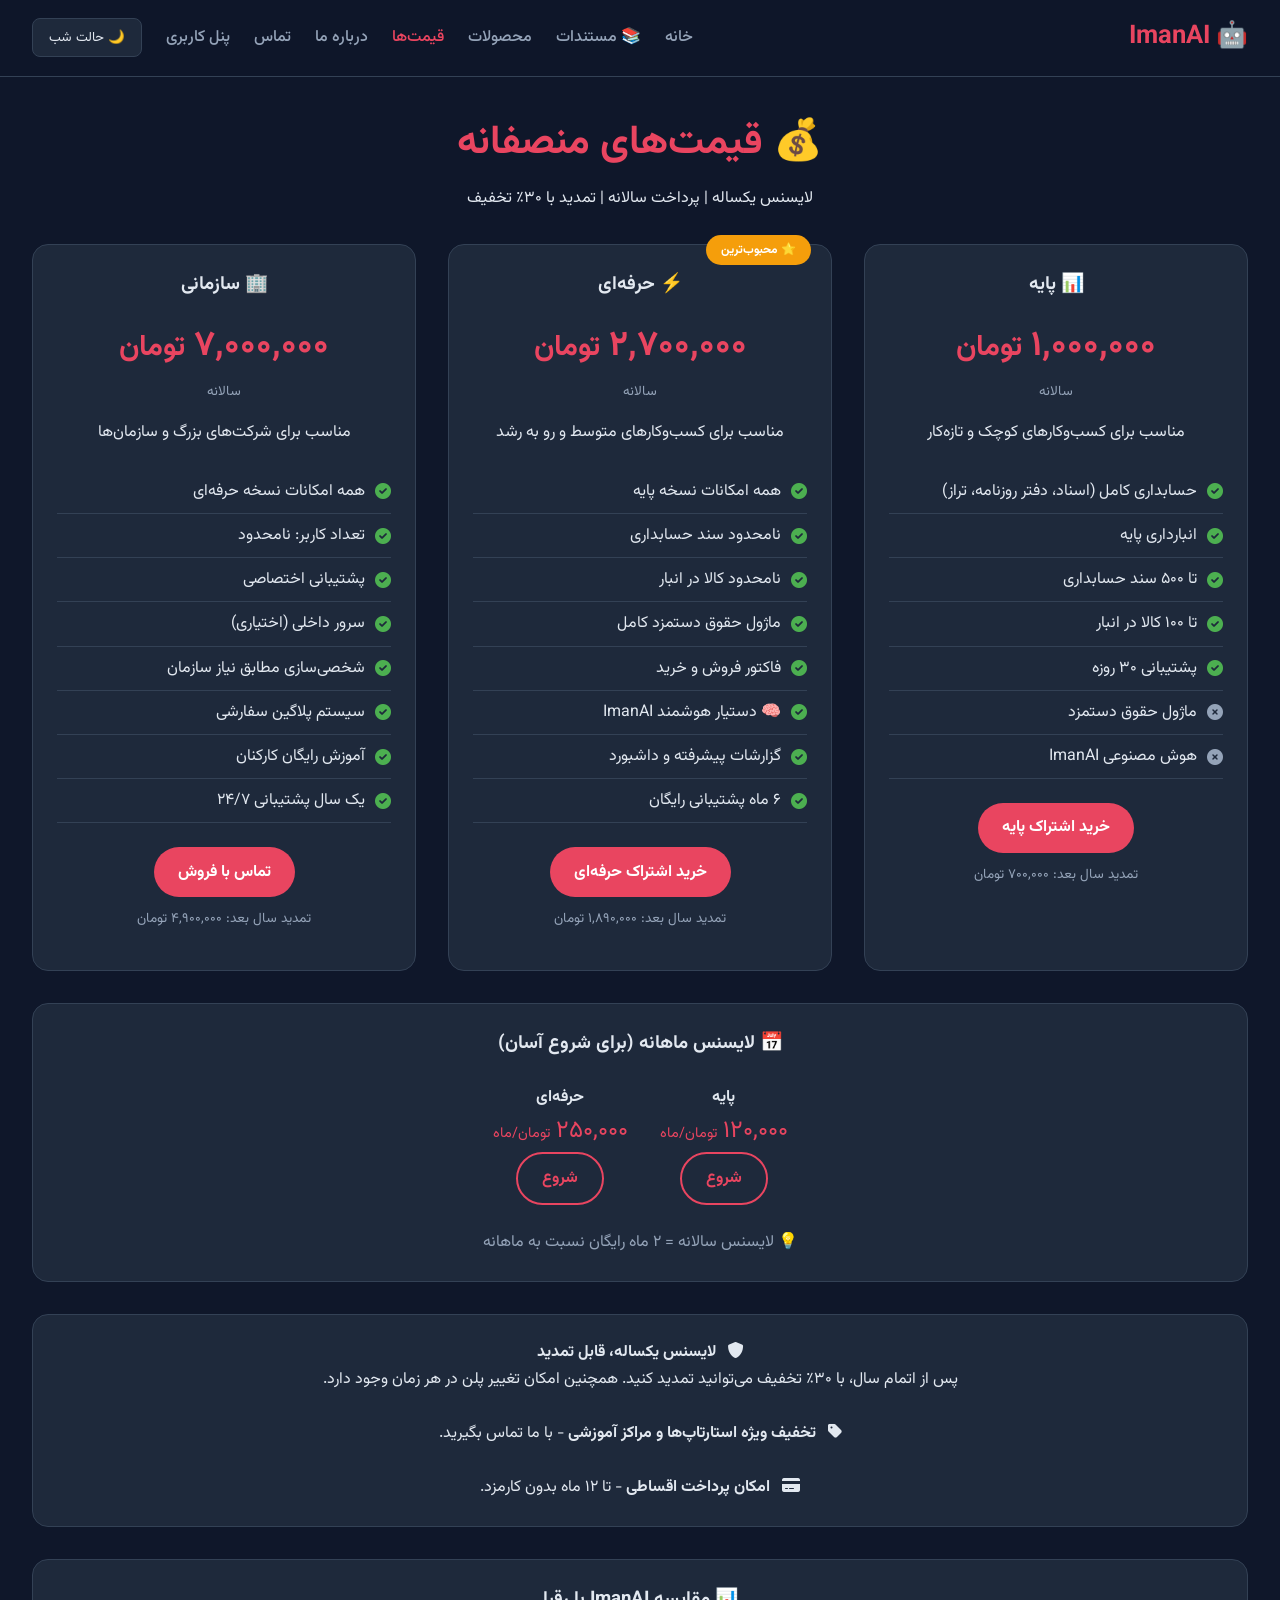
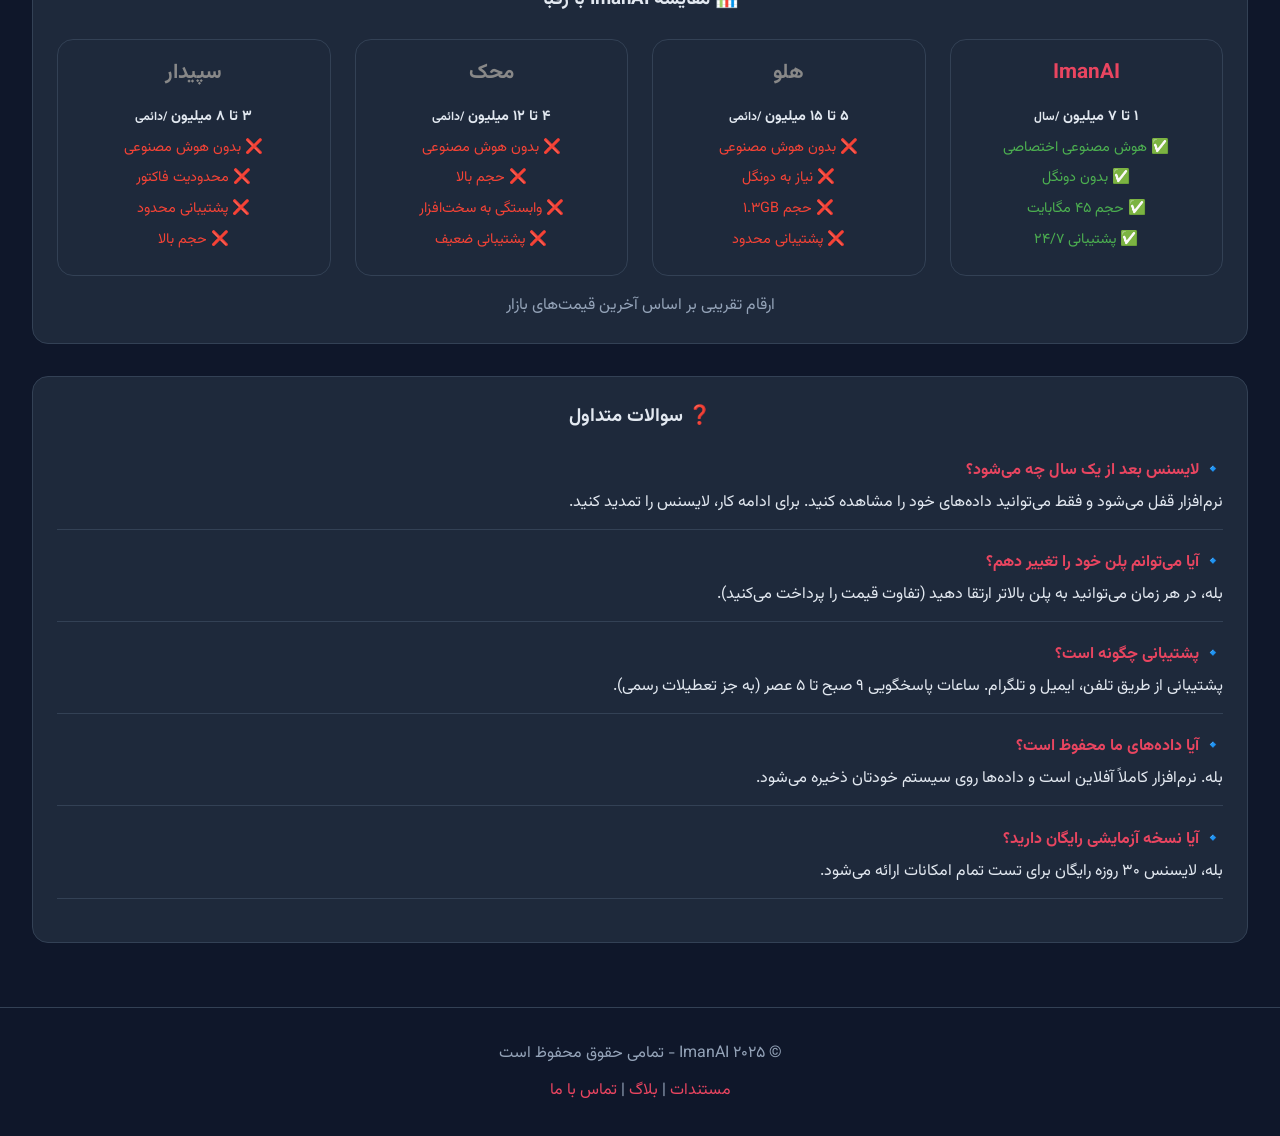
<file: docs/pricing.html>
<!DOCTYPE html>
<html lang="fa" dir="rtl">
<head>
    <meta charset="UTF-8">
    <meta name="viewport" content="width=device-width, initial-scale=1.0, viewport-fit=cover">
    <title>ImanAI | قیمت‌ها و لایسنس‌های مدت‌دار</title>
    <link href="https://fonts.googleapis.com/css2?family=Vazirmatn:wght@300;400;500;700;900&display=swap" rel="stylesheet">
    <link rel="stylesheet" href="https://cdnjs.cloudflare.com/ajax/libs/font-awesome/6.0.0/css/all.min.css">
    <style>
        :root {
            --bg: #0f172a;
            --surface: #1e293b;
            --primary: #e94560;
            --primary-dark: #c62a40;
            --secondary: #4CAF50;
            --warning: #f59e0b;
            --text: #e2e8f0;
            --text-dim: #94a3b8;
            --border: #334155;
            --purple: #8b5cf6;
        }

        * {
            margin: 0;
            padding: 0;
            box-sizing: border-box;
        }

        body {
            font-family: 'Vazirmatn', Tahoma, sans-serif;
            background: var(--bg);
            color: var(--text);
            line-height: 1.7;
        }

        /* نوار ناوبری */
        .navbar {
            background: rgba(15, 23, 42, 0.95);
            backdrop-filter: blur(10px);
            border-bottom: 1px solid var(--border);
            position: sticky;
            top: 0;
            z-index: 100;
        }

        .nav-container {
            max-width: 1400px;
            margin: 0 auto;
            padding: 1rem 2rem;
            display: flex;
            justify-content: space-between;
            align-items: center;
            flex-wrap: wrap;
            gap: 1rem;
        }

        .logo {
            font-size: 1.6rem;
            font-weight: bold;
            color: var(--primary);
            text-decoration: none;
        }

        .nav-links {
            display: flex;
            gap: 1.5rem;
            align-items: center;
            flex-wrap: wrap;
        }

        .nav-links a {
            color: var(--text-dim);
            text-decoration: none;
            transition: 0.3s;
            font-weight: 500;
        }

        .nav-links a:hover,
        .nav-links a.active {
            color: var(--primary);
        }

        .theme-toggle {
            background: var(--surface);
            border: 1px solid var(--border);
            color: var(--text);
            padding: 0.5rem 1rem;
            border-radius: 8px;
            cursor: pointer;
            font-family: inherit;
        }

        /* کانتینر اصلی */
        .container {
            max-width: 1400px;
            margin: 0 auto;
            padding: 2rem;
        }

        .page-header {
            text-align: center;
            margin-bottom: 2rem;
        }

        .page-header h1 {
            font-size: 2.5rem;
            color: var(--primary);
            margin-bottom: 0.5rem;
        }

        .card {
            background: var(--surface);
            border-radius: 1rem;
            padding: 1.5rem;
            border: 1px solid var(--border);
            transition: transform 0.3s, box-shadow 0.3s;
        }

        /* قیمت‌ها */
        .pricing-container {
            display: grid;
            grid-template-columns: repeat(auto-fit, minmax(300px, 1fr));
            gap: 2rem;
            margin: 2rem 0;
        }

        .pricing-card {
            text-align: center;
            position: relative;
        }
        .pricing-card:hover {
            transform: translateY(-5px);
            box-shadow: 0 20px 30px -12px rgba(0,0,0,0.4);
        }
        .popular-badge {
            position: absolute;
            top: -10px;
            right: 20px;
            background: var(--warning);
            color: white;
            padding: 5px 15px;
            border-radius: 50px;
            font-size: 12px;
            font-weight: bold;
        }
        .price {
            font-size: 2.2rem;
            font-weight: bold;
            color: var(--primary);
            margin: 1rem 0 0.2rem;
        }
        .price-period {
            font-size: 0.85rem;
            color: var(--text-dim);
            margin-bottom: 1rem;
        }
        .feature-list {
            list-style: none;
            padding: 0;
            margin: 1.5rem 0;
            text-align: right;
        }
        .feature-list li {
            padding: 0.5rem 0;
            border-bottom: 1px solid var(--border);
            display: flex;
            align-items: center;
            gap: 0.6rem;
        }
        .feature-list i.fa-check-circle {
            color: var(--secondary);
        }
        .feature-list i.fa-times-circle {
            color: var(--text-dim);
        }
        .btn {
            display: inline-block;
            background: var(--primary);
            color: white;
            padding: 0.7rem 1.5rem;
            border-radius: 2rem;
            text-decoration: none;
            font-weight: bold;
            transition: 0.3s;
            border: none;
            cursor: pointer;
        }
        .btn:hover {
            background: var(--primary-dark);
            transform: scale(1.02);
        }
        .btn-outline {
            background: transparent;
            border: 2px solid var(--primary);
            color: var(--primary);
        }
        .btn-outline:hover {
            background: var(--primary);
            color: white;
        }
        .note {
            background: var(--surface);
            border-radius: 1rem;
            padding: 1.5rem;
            margin: 2rem 0;
            text-align: center;
            border: 1px solid var(--border);
        }
        /* مقایسه - responsive */
        .comparison-grid {
            display: grid;
            grid-template-columns: repeat(4, 1fr);
            gap: 1.5rem;
            margin-top: 1.5rem;
            text-align: center;
        }
        .comparison-item {
            background: var(--surface);
            padding: 1rem;
            border-radius: 1rem;
            border: 1px solid var(--border);
        }
        .comparison-item h4 {
            font-size: 1.3rem;
            margin-bottom: 0.8rem;
        }
        .comparison-item p {
            margin: 0.4rem 0;
            font-size: 0.9rem;
        }

        /* سوالات متداول */
        .faq-item {
            margin-bottom: 1.2rem;
            border-bottom: 1px solid var(--border);
            padding-bottom: 0.8rem;
        }
        .faq-item h4 {
            color: var(--primary);
            margin-bottom: 0.3rem;
        }

        /* فوتر */
        .footer {
            text-align: center;
            padding: 2rem;
            border-top: 1px solid var(--border);
            margin-top: 2rem;
            color: var(--text-dim);
        }

        /* RESPONSIVE */
        @media (max-width: 768px) {
            .nav-container {
                flex-direction: column;
                align-items: stretch;
                text-align: center;
            }
            .nav-links {
                justify-content: center;
            }
            .pricing-container {
                grid-template-columns: 1fr;
            }
            .comparison-grid {
                grid-template-columns: 1fr !important;
                gap: 1rem;
            }
            .comparison-item {
                width: 100%;
            }
            .price {
                font-size: 1.8rem;
            }
            .page-header h1 {
                font-size: 2rem;
            }
        }

        @media (max-width: 480px) {
            .container {
                padding: 1rem;
            }
            .btn {
                padding: 0.5rem 1rem;
            }
        }
    </style>
</head>
<body>

<div class="navbar">
    <div class="nav-container">
        <a href="index.html" class="logo">🤖 ImanAI</a>
        <div class="nav-links">
            <a href="index.html">خانه</a>
            <a href="docs.html">📚 مستندات</a>
            <a href="products.html">محصولات</a>
            <a href="pricing.html" class="active">قیمت‌ها</a>
            <a href="about.html">درباره ما</a>
            <a href="contact.html">تماس</a>
            <a href="dashboard.html">پنل کاربری</a>
            <button class="theme-toggle" onclick="toggleTheme()">🌙 حالت شب</button>
        </div>
    </div>
</div>

<div class="container">
    <div class="page-header">
        <h1>💰 قیمت‌های منصفانه</h1>
        <p>لایسنس یکساله | پرداخت سالانه | تمدید با ۳۰٪ تخفیف</p>
    </div>

    <div class="pricing-container">
        <!-- پایه -->
        <div class="card pricing-card">
            <h3>📊 پایه</h3>
            <div class="price">۱,۰۰۰,۰۰۰ <small>تومان</small></div>
            <div class="price-period">سالانه</div>
            <p>مناسب برای کسب‌وکارهای کوچک و تازه‌کار</p>
            <ul class="feature-list">
                <li><i class="fas fa-check-circle"></i> حسابداری کامل (اسناد، دفتر روزنامه، تراز)</li>
                <li><i class="fas fa-check-circle"></i> انبارداری پایه</li>
                <li><i class="fas fa-check-circle"></i> تا ۵۰۰ سند حسابداری</li>
                <li><i class="fas fa-check-circle"></i> تا ۱۰۰ کالا در انبار</li>
                <li><i class="fas fa-check-circle"></i> پشتیبانی ۳۰ روزه</li>
                <li><i class="fas fa-times-circle"></i> ماژول حقوق دستمزد</li>
                <li><i class="fas fa-times-circle"></i> هوش مصنوعی ImanAI</li>
            </ul>
            <a href="#" class="btn">خرید اشتراک پایه</a>
            <p class="price-period" style="margin-top: 10px;">تمدید سال بعد: ۷۰۰,۰۰۰ تومان</p>
        </div>

        <!-- حرفه‌ای (محبوب) -->
        <div class="card pricing-card">
            <div class="popular-badge">⭐ محبوب‌ترین</div>
            <h3>⚡ حرفه‌ای</h3>
            <div class="price">۲,۷۰۰,۰۰۰ <small>تومان</small></div>
            <div class="price-period">سالانه</div>
            <p>مناسب برای کسب‌وکارهای متوسط و رو به رشد</p>
            <ul class="feature-list">
                <li><i class="fas fa-check-circle"></i> همه امکانات نسخه پایه</li>
                <li><i class="fas fa-check-circle"></i> نامحدود سند حسابداری</li>
                <li><i class="fas fa-check-circle"></i> نامحدود کالا در انبار</li>
                <li><i class="fas fa-check-circle"></i> ماژول حقوق دستمزد کامل</li>
                <li><i class="fas fa-check-circle"></i> فاکتور فروش و خرید</li>
                <li><i class="fas fa-check-circle"></i> 🧠 دستیار هوشمند ImanAI</li>
                <li><i class="fas fa-check-circle"></i> گزارشات پیشرفته و داشبورد</li>
                <li><i class="fas fa-check-circle"></i> ۶ ماه پشتیبانی رایگان</li>
            </ul>
            <a href="#" class="btn">خرید اشتراک حرفه‌ای</a>
            <p class="price-period" style="margin-top: 10px;">تمدید سال بعد: ۱,۸۹۰,۰۰۰ تومان</p>
        </div>

        <!-- سازمانی -->
        <div class="card pricing-card">
            <h3>🏢 سازمانی</h3>
            <div class="price">۷,۰۰۰,۰۰۰ <small>تومان</small></div>
            <div class="price-period">سالانه</div>
            <p>مناسب برای شرکت‌های بزرگ و سازمان‌ها</p>
            <ul class="feature-list">
                <li><i class="fas fa-check-circle"></i> همه امکانات نسخه حرفه‌ای</li>
                <li><i class="fas fa-check-circle"></i> تعداد کاربر: نامحدود</li>
                <li><i class="fas fa-check-circle"></i> پشتیبانی اختصاصی</li>
                <li><i class="fas fa-check-circle"></i> سرور داخلی (اختیاری)</li>
                <li><i class="fas fa-check-circle"></i> شخصی‌سازی مطابق نیاز سازمان</li>
                <li><i class="fas fa-check-circle"></i> سیستم پلاگین سفارشی</li>
                <li><i class="fas fa-check-circle"></i> آموزش رایگان کارکنان</li>
                <li><i class="fas fa-check-circle"></i> یک سال پشتیبانی ۲۴/۷</li>
            </ul>
            <a href="#" class="btn">تماس با فروش</a>
            <p class="price-period" style="margin-top: 10px;">تمدید سال بعد: ۴,۹۰۰,۰۰۰ تومان</p>
        </div>
    </div>

    <!-- لایسنس ماهانه (اختیاری) -->
    <div class="card">
        <h3 style="text-align: center;">📅 لایسنس ماهانه (برای شروع آسان)</h3>
        <div style="display: flex; justify-content: center; gap: 2rem; flex-wrap: wrap; margin: 1.5rem 0;">
            <div style="text-align: center;">
                <h4>پایه</h4>
                <p style="font-size: 1.5rem; color: var(--primary);">۱۲۰,۰۰۰ <small style="font-size: 0.9rem;">تومان/ماه</small></p>
                <a href="#" class="btn-outline btn" style="background: transparent;">شروع</a>
            </div>
            <div style="text-align: center;">
                <h4>حرفه‌ای</h4>
                <p style="font-size: 1.5rem; color: var(--primary);">۲۵۰,۰۰۰ <small style="font-size: 0.9rem;">تومان/ماه</small></p>
                <a href="#" class="btn-outline btn" style="background: transparent;">شروع</a>
            </div>
        </div>
        <p style="text-align: center; color: var(--text-dim);">💡 لایسنس سالانه = ۲ ماه رایگان نسبت به ماهانه</p>
    </div>

    <!-- نکات اضافی -->
    <div class="note">
        <i class="fas fa-shield-alt" style="margin-left: 8px;"></i>
        <strong>لایسنس یکساله، قابل تمدید</strong><br>
        پس از اتمام سال، با ۳۰٪ تخفیف می‌توانید تمدید کنید. همچنین امکان تغییر پلن در هر زمان وجود دارد.
        <br><br>
        <i class="fas fa-tag" style="margin-left: 8px;"></i>
        <strong>تخفیف ویژه استارتاپ‌ها و مراکز آموزشی</strong> - با ما تماس بگیرید.
        <br><br>
        <i class="fas fa-credit-card" style="margin-left: 8px;"></i>
        <strong>امکان پرداخت اقساطی</strong> - تا ۱۲ ماه بدون کارمزد.
    </div>

    <!-- مقایسه با رقبا (ریسپانسیو) -->
    <div class="card">
        <h3 style="text-align: center;">📊 مقایسه ImanAI با رقبا</h3>
        <div class="comparison-grid">
            <div class="comparison-item">
                <h4 style="color: var(--primary);">ImanAI</h4>
                <p><strong>۱ تا ۷ میلیون <small>/سال</small></strong></p>
                <p style="color: var(--secondary);">✅ هوش مصنوعی اختصاصی</p>
                <p style="color: var(--secondary);">✅ بدون دونگل</p>
                <p style="color: var(--secondary);">✅ حجم ۴۵ مگابایت</p>
                <p style="color: var(--secondary);">✅ پشتیبانی ۲۴/۷</p>
            </div>
            <div class="comparison-item">
                <h4 style="color: #888;">هلو</h4>
                <p><strong>۵ تا ۱۵ میلیون <small>/دائمی</small></strong></p>
                <p style="color: #f44336;">❌ بدون هوش مصنوعی</p>
                <p style="color: #f44336;">❌ نیاز به دونگل</p>
                <p style="color: #f44336;">❌ حجم ۱.۳GB</p>
                <p style="color: #f44336;">❌ پشتیبانی محدود</p>
            </div>
            <div class="comparison-item">
                <h4 style="color: #888;">محک</h4>
                <p><strong>۴ تا ۱۲ میلیون <small>/دائمی</small></strong></p>
                <p style="color: #f44336;">❌ بدون هوش مصنوعی</p>
                <p style="color: #f44336;">❌ حجم بالا</p>
                <p style="color: #f44336;">❌ وابستگی به سخت‌افزار</p>
                <p style="color: #f44336;">❌ پشتیبانی ضعیف</p>
            </div>
            <div class="comparison-item">
                <h4 style="color: #888;">سپیدار</h4>
                <p><strong>۳ تا ۸ میلیون <small>/دائمی</small></strong></p>
                <p style="color: #f44336;">❌ بدون هوش مصنوعی</p>
                <p style="color: #f44336;">❌ محدودیت فاکتور</p>
                <p style="color: #f44336;">❌ پشتیبانی محدود</p>
                <p style="color: #f44336;">❌ حجم بالا</p>
            </div>
        </div>
        <p style="text-align: center; color: var(--text-dim); margin-top: 1rem;">ارقام تقریبی بر اساس آخرین قیمت‌های بازار</p>
    </div>

    <!-- سوالات متداول -->
    <div class="card" style="margin-top: 2rem;">
        <h3 style="text-align: center;">❓ سوالات متداول</h3>
        <div style="margin-top: 1.5rem;">
            <div class="faq-item">
                <h4>🔹 لایسنس بعد از یک سال چه می‌شود؟</h4>
                <p>نرم‌افزار قفل می‌شود و فقط می‌توانید داده‌های خود را مشاهده کنید. برای ادامه کار، لایسنس را تمدید کنید.</p>
            </div>
            <div class="faq-item">
                <h4>🔹 آیا می‌توانم پلن خود را تغییر دهم؟</h4>
                <p>بله، در هر زمان می‌توانید به پلن بالاتر ارتقا دهید (تفاوت قیمت را پرداخت می‌کنید).</p>
            </div>
            <div class="faq-item">
                <h4>🔹 پشتیبانی چگونه است؟</h4>
                <p>پشتیبانی از طریق تلفن، ایمیل و تلگرام. ساعات پاسخگویی ۹ صبح تا ۵ عصر (به جز تعطیلات رسمی).</p>
            </div>
            <div class="faq-item">
                <h4>🔹 آیا داده‌های ما محفوظ است؟</h4>
                <p>بله. نرم‌افزار کاملاً آفلاین است و داده‌ها روی سیستم خودتان ذخیره می‌شود.</p>
            </div>
            <div class="faq-item">
                <h4>🔹 آیا نسخه آزمایشی رایگان دارید؟</h4>
                <p>بله، لایسنس ۳۰ روزه رایگان برای تست تمام امکانات ارائه می‌شود.</p>
            </div>
        </div>
    </div>
</div>

<div class="footer">
    <p>© ۲۰۲۵ ImanAI - تمامی حقوق محفوظ است</p>
    <p style="margin-top: 10px;">
        <a href="docs.html" style="color: var(--primary); text-decoration: none;">مستندات</a> |
        <a href="#" style="color: var(--primary); text-decoration: none;">بلاگ</a> |
        <a href="contact.html" style="color: var(--primary); text-decoration: none;">تماس با ما</a>
    </p>
</div>

<script>
    function toggleTheme() {
        document.body.classList.toggle('dark-mode');
        // ساده: تغییر متغیرهای CSS برای حالت شب
        const root = document.documentElement;
        if (document.body.classList.contains('dark-mode')) {
            root.style.setProperty('--bg', '#f1f5f9');
            root.style.setProperty('--surface', '#ffffff');
            root.style.setProperty('--text', '#1e293b');
            root.style.setProperty('--text-dim', '#475569');
            root.style.setProperty('--border', '#cbd5e1');
        } else {
            root.style.setProperty('--bg', '#0f172a');
            root.style.setProperty('--surface', '#1e293b');
            root.style.setProperty('--text', '#e2e8f0');
            root.style.setProperty('--text-dim', '#94a3b8');
            root.style.setProperty('--border', '#334155');
        }
    }
    // بررسی theme قبلی
    if (localStorage.getItem('theme') === 'dark') {
        document.body.classList.add('dark-mode');
        toggleTheme(); // اعمال
    }
    document.querySelector('.theme-toggle')?.addEventListener('click', () => {
        const isDark = document.body.classList.contains('dark-mode');
        localStorage.setItem('theme', isDark ? 'light' : 'dark');
    });
</script>
</body>
    </html>
</file>
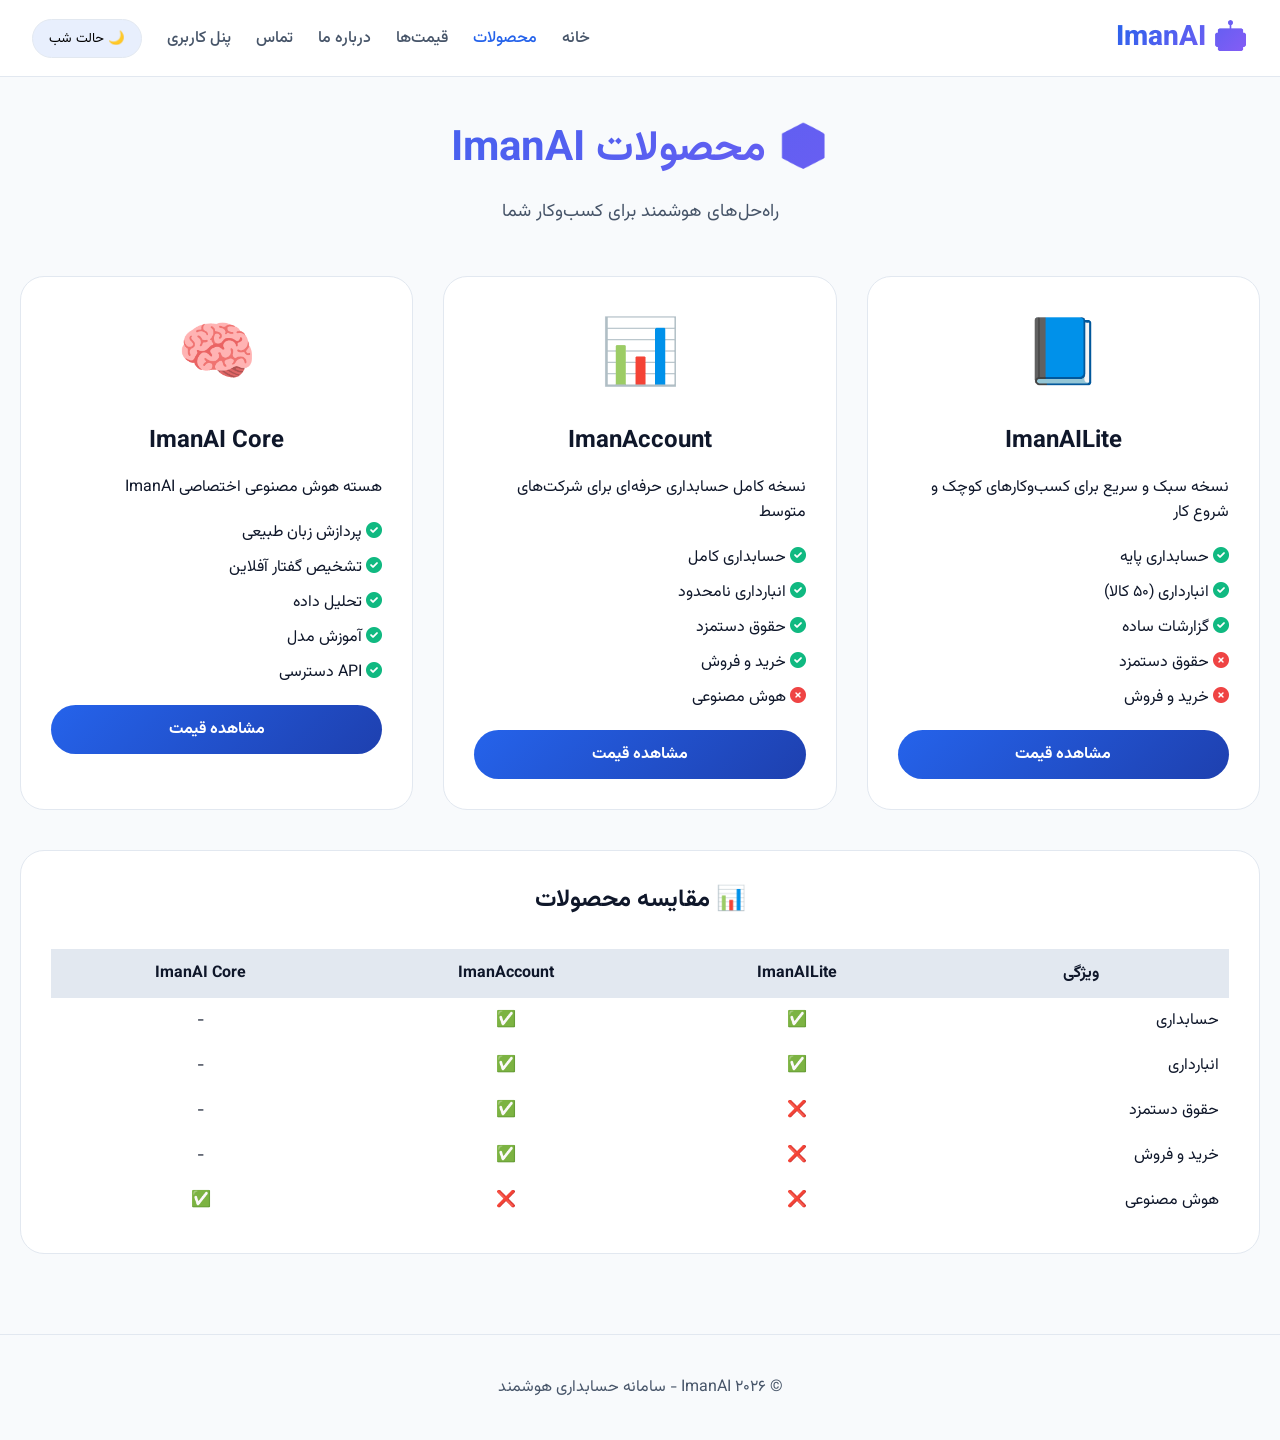
<file: docs/products.html>
<!DOCTYPE html>
<html lang="fa" dir="rtl">
<head>
    <meta charset="UTF-8">
    <meta name="viewport" content="width=device-width, initial-scale=1.0">
    <title>ImanAI | محصولات</title>
    <link href="https://fonts.googleapis.com/css2?family=Vazirmatn:wght@300;400;500;700;900&display=swap" rel="stylesheet">
    <link rel="stylesheet" href="https://cdnjs.cloudflare.com/ajax/libs/font-awesome/6.0.0/css/all.min.css">
    <link rel="stylesheet" href="style.css">
</head>
<body>

<div class="navbar">
    <div class="nav-container">
        <a href="index.html" class="logo">🤖 ImanAI</a>
        <div class="nav-links">
            <a href="index.html">خانه</a>
            <a href="products.html" class="active">محصولات</a>
            <a href="pricing.html">قیمت‌ها</a>
            <a href="about.html">درباره ما</a>
            <a href="contact.html">تماس</a>
            <a href="dashboard.html">پنل کاربری</a>
            <button class="theme-toggle" onclick="toggleTheme()">🌙 حالت شب</button>
        </div>
    </div>
</div>

<div class="container">
    <div class="page-header">
        <h1>📦 محصولات ImanAI</h1>
        <p>راه‌حل‌های هوشمند برای کسب‌وکار شما</p>
    </div>

    <div class="grid">
        <div class="card">
            <div class="product-icon" style="font-size: 64px; text-align: center;">📘</div>
            <h2 style="text-align: center; margin: 15px 0;">ImanAILite</h2>
            <p>نسخه سبک و سریع برای کسب‌وکارهای کوچک و شروع کار</p>
            <ul style="margin: 20px 0; list-style: none;">
                <li style="margin: 10px 0;"><i class="fas fa-check-circle" style="color: var(--success);"></i> حسابداری پایه</li>
                <li style="margin: 10px 0;"><i class="fas fa-check-circle" style="color: var(--success);"></i> انبارداری (۵۰ کالا)</li>
                <li style="margin: 10px 0;"><i class="fas fa-check-circle" style="color: var(--success);"></i> گزارشات ساده</li>
                <li style="margin: 10px 0;"><i class="fas fa-times-circle" style="color: var(--danger);"></i> حقوق دستمزد</li>
                <li style="margin: 10px 0;"><i class="fas fa-times-circle" style="color: var(--danger);"></i> خرید و فروش</li>
            </ul>
            <a href="pricing.html" class="btn" style="display: block; text-align: center;">مشاهده قیمت</a>
        </div>

        <div class="card">
            <div class="product-icon" style="font-size: 64px; text-align: center;">📊</div>
            <h2 style="text-align: center; margin: 15px 0;">ImanAccount</h2>
            <p>نسخه کامل حسابداری حرفه‌ای برای شرکت‌های متوسط</p>
            <ul style="margin: 20px 0; list-style: none;">
                <li style="margin: 10px 0;"><i class="fas fa-check-circle" style="color: var(--success);"></i> حسابداری کامل</li>
                <li style="margin: 10px 0;"><i class="fas fa-check-circle" style="color: var(--success);"></i> انبارداری نامحدود</li>
                <li style="margin: 10px 0;"><i class="fas fa-check-circle" style="color: var(--success);"></i> حقوق دستمزد</li>
                <li style="margin: 10px 0;"><i class="fas fa-check-circle" style="color: var(--success);"></i> خرید و فروش</li>
                <li style="margin: 10px 0;"><i class="fas fa-times-circle" style="color: var(--danger);"></i> هوش مصنوعی</li>
            </ul>
            <a href="pricing.html" class="btn" style="display: block; text-align: center;">مشاهده قیمت</a>
        </div>

        <div class="card">
            <div class="product-icon" style="font-size: 64px; text-align: center;">🧠</div>
            <h2 style="text-align: center; margin: 15px 0;">ImanAI Core</h2>
            <p>هسته هوش مصنوعی اختصاصی ImanAI</p>
            <ul style="margin: 20px 0; list-style: none;">
                <li style="margin: 10px 0;"><i class="fas fa-check-circle" style="color: var(--success);"></i> پردازش زبان طبیعی</li>
                <li style="margin: 10px 0;"><i class="fas fa-check-circle" style="color: var(--success);"></i> تشخیص گفتار آفلاین</li>
                <li style="margin: 10px 0;"><i class="fas fa-check-circle" style="color: var(--success);"></i> تحلیل داده</li>
                <li style="margin: 10px 0;"><i class="fas fa-check-circle" style="color: var(--success);"></i> آموزش مدل</li>
                <li style="margin: 10px 0;"><i class="fas fa-check-circle" style="color: var(--success);"></i> API دسترسی</li>
            </ul>
            <a href="pricing.html" class="btn" style="display: block; text-align: center;">مشاهده قیمت</a>
        </div>
    </div>

    <!-- مقایسه -->
    <div class="card" style="margin-top: 40px;">
        <h2 style="text-align: center; margin-bottom: 30px;">📊 مقایسه محصولات</h2>
        <div style="overflow-x: auto;">
            <table style="width: 100%; border-collapse: collapse;">
                <thead>
                    <tr style="background: var(--border-color);">
                        <th style="padding: 12px; text-align: center;">ویژگی</th>
                        <th style="padding: 12px; text-align: center;">ImanAILite</th>
                        <th style="padding: 12px; text-align: center;">ImanAccount</th>
                        <th style="padding: 12px; text-align: center;">ImanAI Core</th>
                    </tr>
                </thead>
                <tbody>
                    <tr><td style="padding: 10px;">حسابداری</td><td style="text-align: center;">✅</td><td style="text-align: center;">✅</td><td style="text-align: center;">-</td></tr>
                    <tr><td style="padding: 10px;">انبارداری</td><td style="text-align: center;">✅</td><td style="text-align: center;">✅</td><td style="text-align: center;">-</td></tr>
                    <tr><td style="padding: 10px;">حقوق دستمزد</td><td style="text-align: center;">❌</td><td style="text-align: center;">✅</td><td style="text-align: center;">-</td></tr>
                    <tr><td style="padding: 10px;">خرید و فروش</td><td style="text-align: center;">❌</td><td style="text-align: center;">✅</td><td style="text-align: center;">-</td></tr>
                    <tr><td style="padding: 10px;">هوش مصنوعی</td><td style="text-align: center;">❌</td><td style="text-align: center;">❌</td><td style="text-align: center;">✅</td></tr>
                </tbody>
            </table>
        </div>
    </div>
</div>

<div class="footer">
    <p>© ۲۰۲۶ ImanAI - سامانه حسابداری هوشمند</p>
</div>

<script src="imanai-client.js"></script>
<script>
    function toggleTheme() {
        document.body.classList.toggle('dark');
        localStorage.setItem('theme', document.body.classList.contains('dark') ? 'dark' : 'light');
        const btn = document.querySelector('.theme-toggle');
        if (btn) btn.innerHTML = document.body.classList.contains('dark') ? '☀️ حالت روز' : '🌙 حالت شب';
    }
    if (localStorage.getItem('theme') === 'dark') {
        document.body.classList.add('dark');
        const btn = document.querySelector('.theme-toggle');
        if (btn) btn.innerHTML = '☀️ حالت روز';
    }
</script>
</body>
</html>
</file>
<file: docs/style.css>
/* style.css - استایل مشترک همه صفحات */
* {
    margin: 0;
    padding: 0;
    box-sizing: border-box;
}

:root {
    --bg-primary: #f8fafc;
    --bg-secondary: #ffffff;
    --text-primary: #0f172a;
    --text-secondary: #475569;
    --border-color: #e2e8f0;
    --card-bg: #ffffff;
    --navbar-bg: rgba(255,255,255,0.95);
    --primary: #2563eb;
    --primary-dark: #1e40af;
    --success: #10b981;
    --danger: #ef4444;
    --warning: #f59e0b;
    --purple: #8b5cf6;
}

body.dark {
    --bg-primary: #0f172a;
    --bg-secondary: #1e293b;
    --text-primary: #f1f5f9;
    --text-secondary: #cbd5e1;
    --border-color: rgba(255,255,255,0.08);
    --card-bg: #1e293b;
    --navbar-bg: rgba(15,23,42,0.95);
}

body {
    font-family: 'Vazirmatn', sans-serif;
    background: var(--bg-primary);
    color: var(--text-primary);
    transition: all 0.3s ease;
}

/* نوار ناوبری */
.navbar {
    background: var(--navbar-bg);
    backdrop-filter: blur(10px);
    padding: 16px 32px;
    position: sticky;
    top: 0;
    z-index: 1000;
    border-bottom: 1px solid var(--border-color);
}

.nav-container {
    max-width: 1300px;
    margin: 0 auto;
    display: flex;
    justify-content: space-between;
    align-items: center;
    flex-wrap: wrap;
    gap: 15px;
}

.logo {
    font-size: 28px;
    font-weight: 800;
    background: linear-gradient(135deg, var(--primary), var(--purple));
    -webkit-background-clip: text;
    background-clip: text;
    color: transparent;
    text-decoration: none;
}

.nav-links {
    display: flex;
    gap: 25px;
    flex-wrap: wrap;
    align-items: center;
}

.nav-links a {
    color: var(--text-secondary);
    text-decoration: none;
    font-weight: 500;
    transition: 0.3s;
}

.nav-links a:hover, .nav-links a.active {
    color: var(--primary);
}

.theme-toggle {
    background: rgba(37,99,235,0.1);
    border: 1px solid var(--border-color);
    border-radius: 50px;
    padding: 8px 16px;
    cursor: pointer;
    font-family: inherit;
    transition: 0.3s;
}

.theme-toggle:hover {
    background: var(--primary);
    color: white;
}

.container {
    max-width: 1300px;
    margin: 0 auto;
    padding: 40px 20px;
    min-height: calc(100vh - 200px);
}

/* فوتر */
.footer {
    text-align: center;
    padding: 40px;
    border-top: 1px solid var(--border-color);
    color: var(--text-secondary);
    margin-top: 40px;
}

/* دکمه‌ها */
.btn {
    display: inline-block;
    padding: 12px 24px;
    background: linear-gradient(135deg, var(--primary), var(--primary-dark));
    color: white;
    text-decoration: none;
    border-radius: 50px;
    font-weight: bold;
    border: none;
    cursor: pointer;
    transition: 0.3s;
}

.btn:hover {
    transform: translateY(-2px);
    opacity: 0.9;
}

.btn-outline {
    background: transparent;
    border: 2px solid var(--primary);
    color: var(--primary);
}

.btn-outline:hover {
    background: var(--primary);
    color: white;
}

/* هدر صفحه */
.page-header {
    text-align: center;
    margin-bottom: 50px;
}

.page-header h1 {
    font-size: 42px;
    background: linear-gradient(135deg, var(--primary), var(--purple));
    -webkit-background-clip: text;
    background-clip: text;
    color: transparent;
    margin-bottom: 15px;
}

.page-header p {
    color: var(--text-secondary);
    font-size: 18px;
}

/* کارت‌ها */
.card {
    background: var(--card-bg);
    border-radius: 24px;
    padding: 30px;
    border: 1px solid var(--border-color);
    transition: all 0.3s;
}

.card:hover {
    transform: translateY(-5px);
    box-shadow: 0 10px 25px -5px rgba(0,0,0,0.1);
}

/* گرید */
.grid {
    display: grid;
    grid-template-columns: repeat(auto-fit, minmax(300px, 1fr));
    gap: 30px;
    margin-bottom: 40px;
}

/* فرم */
.form-group {
    margin-bottom: 20px;
}

.form-group label {
    display: block;
    margin-bottom: 8px;
    font-weight: 500;
}

.form-group input, .form-group textarea {
    width: 100%;
    padding: 12px 16px;
    border-radius: 12px;
    border: 1px solid var(--border-color);
    background: var(--bg-primary);
    color: var(--text-primary);
    font-family: inherit;
}

/* چت */
.chat-messages {
    height: 400px;
    overflow-y: auto;
    padding: 15px;
    background: var(--bg-primary);
    border-radius: 16px;
    margin-bottom: 15px;
}

.user-msg {
    background: var(--primary);
    color: white;
    padding: 10px 15px;
    border-radius: 20px;
    margin-bottom: 10px;
    max-width: 80%;
}

.ai-msg {
    background: var(--border-color);
    color: var(--text-primary);
    padding: 10px 15px;
    border-radius: 20px;
    margin-bottom: 10px;
    max-width: 80%;
}

.chat-input {
    display: flex;
    gap: 10px;
}

.chat-input input {
    flex: 1;
    padding: 12px 20px;
    border-radius: 50px;
    border: 1px solid var(--border-color);
    background: var(--bg-primary);
}

/* هشدار */
.alert {
    padding: 15px 20px;
    border-radius: 16px;
    margin-bottom: 20px;
}

.alert-success {
    background: rgba(16,185,129,0.1);
    border: 1px solid var(--success);
    color: var(--success);
}

.alert-error {
    background: rgba(239,68,68,0.1);
    border: 1px solid var(--danger);
    color: var(--danger);
}

/* وضعیت آنلاین */
.status-online {
    color: var(--success);
}

@media (max-width: 768px) {
    .nav-container {
        flex-direction: column;
    }
    .page-header h1 {
        font-size: 32px;
    }
}
</file>
